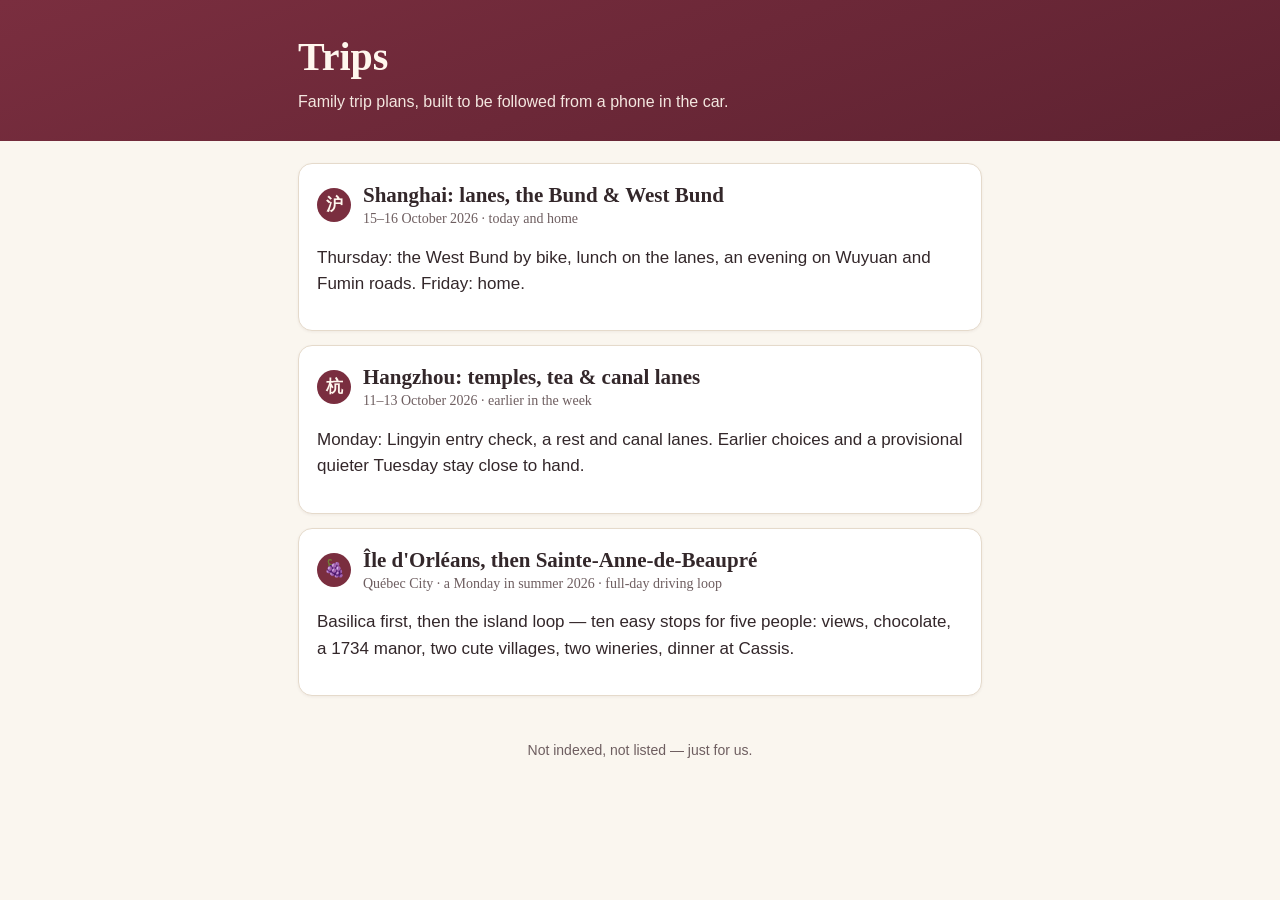
<file: index.html>
<!DOCTYPE html>
<html lang="en">
<head>
<meta charset="utf-8">
<meta name="viewport" content="width=device-width, initial-scale=1">
<meta name="robots" content="noindex, nofollow">
<meta name="theme-color" content="#7A2E3F">
<meta name="apple-mobile-web-app-title" content="Trips">
<title>Cardozo trips</title>
<link rel="stylesheet" href="./styles.css">
<link rel="manifest" href="./manifest.webmanifest">
<link rel="icon" href="./icons/icon-192.png">
<link rel="apple-touch-icon" href="./icons/apple-touch-icon.png">
</head>
<body>

<header class="hero">
  <div class="wrap">
    <h1>Trips</h1>
    <p>Family trip plans, built to be followed from a phone in the car.</p>
  </div>
</header>

<main class="wrap">
  <a class="trip-link" href="./shanghai/">
    <div class="card">
      <div class="stop-head"><span class="stop-num" aria-hidden="true">沪</span>
        <h3>Shanghai: lanes, the Bund &amp; West Bund
          <span class="stop-tag">15–16 October 2026 · today and home</span></h3>
      </div>
      <p>Thursday: the West Bund by bike, lunch on the lanes, an evening on Wuyuan and Fumin roads. Friday: home.</p>
    </div>
  </a>
  <a class="trip-link" href="./hangzhou/">
    <div class="card">
      <div class="stop-head"><span class="stop-num" aria-hidden="true">杭</span>
        <h3>Hangzhou: temples, tea &amp; canal lanes
          <span class="stop-tag">11–13 October 2026 · earlier in the week</span></h3>
      </div>
      <p>Monday: Lingyin entry check, a rest and canal lanes. Earlier choices and a provisional quieter Tuesday stay close to hand.</p>
    </div>
  </a>
  <a class="trip-link" href="./ile-dorleans/">
    <div class="card">
      <div class="stop-head"><span class="stop-num">🍇</span>
        <h3>Île d'Orléans, then Sainte-Anne-de-Beaupré
          <span class="stop-tag">Québec City · a Monday in summer 2026 · full-day driving loop</span></h3>
      </div>
      <p>Basilica first, then the island loop — ten easy stops for five people: views, chocolate, a 1734 manor, two cute villages, two wineries, dinner at Cassis.</p>
    </div>
  </a>

  <footer>
    <p>Not indexed, not listed — just for us.</p>
  </footer>
</main>

<script>
  if ('serviceWorker' in navigator) navigator.serviceWorker.register('./sw.js');
</script>
</body>
</html>
</file>
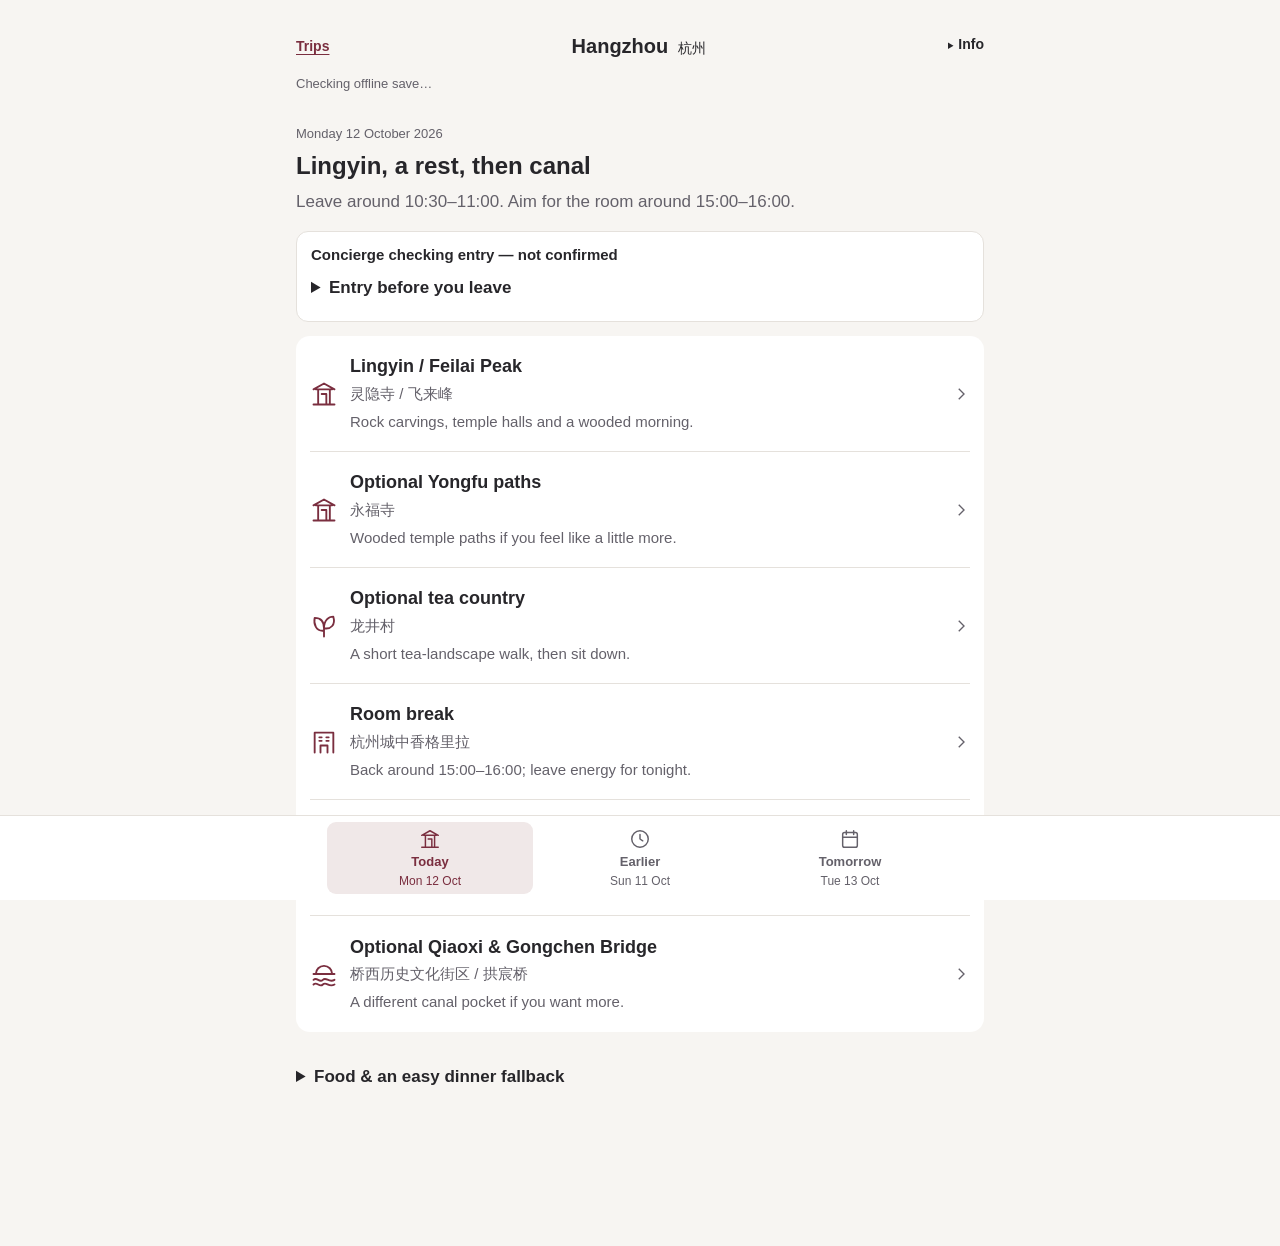
<file: hangzhou/index.html>
<!DOCTYPE html>
<html lang="en"><head>
<meta charset="utf-8"><meta name="viewport" content="width=device-width, initial-scale=1, viewport-fit=cover">
<meta name="robots" content="noindex, nofollow"><meta name="theme-color" content="#7A2E3F">
<meta name="apple-mobile-web-app-title" content="Trips"><title>Hangzhou · Cardozo Trips</title>
<link rel="stylesheet" href="./guide.css"><link rel="manifest" href="../manifest.webmanifest">
<link rel="icon" href="../icons/icon-192.png"><link rel="apple-touch-icon" href="../icons/apple-touch-icon.png">
<script src="./guide.js" defer></script></head><body>

<a class="skip-link" href="#main">Skip to places</a>
<header class="app-header wrap"><a class="back" href="../">Trips</a><h1>Hangzhou <span lang="zh">杭州</span></h1><details id="guide-info" class="guide-info"><summary>Info</summary><div class="info-content"><h2>Your Hangzhou guide</h2><p>For Trevor &amp; Erica. Choose what feels good; none of these stops is compulsory.</p><p id="offline-status" role="status">Checking offline availability…</p><p id="sync-status" role="status">Loading visited stops…</p><p id="visit-count">No stops marked visited</p><details class="install-help"><summary>Save this guide to your phone</summary><p>iPhone: open in Safari, tap Share, then Add to Home Screen. Android: use the browser menu’s Install app or Add to Home screen option.</p><button id="install-button" type="button" hidden>Install Trips</button><p>The guide and photos work offline only after “Available offline” appears above. Maps, reservations and updates between phones need internet. Visited stops save on this phone and retry sharing when connected.</p></details><p>Today’s ticks mean visited, never reserved. Marks saved in the earlier guide are preserved; they do not prove that every interior was visited. Shared updates can take time between phones. Simultaneous edits in different tabs or phones can arrive out of order.</p><p>Updated 12 Oct 2026. Check today’s opening hours and road signs as you go. If Amap doesn’t open, copy the Chinese name into your preferred app.</p><a href="https://developer.amap.com/api/uri-api/guide/search/search">Amap search-link documentation</a></div></details></header>
<p id="offline-indicator" class="offline-indicator wrap">Checking offline save…</p>


<main id="main" class="wrap" tabindex="-1"><noscript><p class="notice">All dates and place details are shown below. Copy names manually. Visited marks and offline saving need JavaScript.</p></noscript>
<section id="today" class="chapter" aria-labelledby="today-title"><p class="date-label">Monday 12 October 2026</p><h2 id="today-title" tabindex="-1">Lingyin, a rest, then canal</h2><p class="chapter-intro">Leave around 10:30–11:00. Aim for the room around 15:00–16:00.</p>
<aside class="notice reservation"><strong>Concierge checking entry — not confirmed</strong><details><summary>Entry before you leave</summary><p>Ask the concierge to check today’s Lingyin / Feilai Peak entry before taking Didi. Same-day online reservations are unavailable. On-site registration is possible only if the current slot has capacity; the quota and queue have not been checked.</p><p>Bring original passports. Yongfu is within the same admission area, so it is not a separate fallback if entry is unavailable.</p><a href="https://en.lingyinsi.org/detail_15105.html" target="_blank" rel="noopener">Official entry policy</a><p>If today’s entry is doubtful, choose tea country and check an advance reservation for Tuesday 13 October instead.</p></details></aside>
<div class="place-group">
<a class="place-row" href="#place-2026-10-12-lingyin"><svg class="row-icon" viewBox="0 0 24 24" fill="none" stroke="currentColor" stroke-width="1.6" stroke-linecap="round" stroke-linejoin="round" aria-hidden="true"><path d="m3 8 9-5 9 5M5 8h14M7 8v12m10-12v12M3 21h18M10 12h4v8"/></svg><span class="row-text"><span class="row-title">Lingyin / Feilai Peak<span class="chinese copy-text" lang="zh">灵隐寺 / 飞来峰</span></span><span class="row-why">Rock carvings, temple halls and a wooded morning.</span></span><svg class="chevron" viewBox="0 0 24 24" fill="none" stroke="currentColor" stroke-width="1.8" aria-hidden="true"><path d="m9 5 7 7-7 7"/></svg></a>
<a class="place-row" href="#place-2026-10-12-yongfu"><svg class="row-icon" viewBox="0 0 24 24" fill="none" stroke="currentColor" stroke-width="1.6" stroke-linecap="round" stroke-linejoin="round" aria-hidden="true"><path d="m3 8 9-5 9 5M5 8h14M7 8v12m10-12v12M3 21h18M10 12h4v8"/></svg><span class="row-text"><span class="row-title">Optional Yongfu paths<span class="chinese copy-text" lang="zh">永福寺</span></span><span class="row-why">Wooded temple paths if you feel like a little more.</span></span><svg class="chevron" viewBox="0 0 24 24" fill="none" stroke="currentColor" stroke-width="1.8" aria-hidden="true"><path d="m9 5 7 7-7 7"/></svg></a>
<a class="place-row" href="#place-2026-10-12-longjing"><svg class="row-icon" viewBox="0 0 24 24" fill="none" stroke="currentColor" stroke-width="1.6" stroke-linecap="round" stroke-linejoin="round" aria-hidden="true"><path d="M12 21v-7m0 2C5 17 3 10 4 5c6 0 8 4 8 9m0 0c0-7 4-10 8-10 2 7-2 11-8 10"/></svg><span class="row-text"><span class="row-title">Optional tea country<span class="chinese copy-text" lang="zh">龙井村</span></span><span class="row-why">A short tea-landscape walk, then sit down.</span></span><svg class="chevron" viewBox="0 0 24 24" fill="none" stroke="currentColor" stroke-width="1.8" aria-hidden="true"><path d="m9 5 7 7-7 7"/></svg></a>
<a class="place-row" href="#place-2026-10-12-room"><svg class="row-icon" viewBox="0 0 24 24" fill="none" stroke="currentColor" stroke-width="1.6" stroke-linecap="round" stroke-linejoin="round" aria-hidden="true"><path d="M4 21V4h16v17M9 21v-6h6v6M8 8h2m4 0h2M8 11h2m4 0h2"/></svg><span class="row-text"><span class="row-title">Room break<span class="chinese copy-text" lang="zh">杭州城中香格里拉</span></span><span class="row-why">Back around 15:00–16:00; leave energy for tonight.</span></span><svg class="chevron" viewBox="0 0 24 24" fill="none" stroke="currentColor" stroke-width="1.8" aria-hidden="true"><path d="m9 5 7 7-7 7"/></svg></a>
<a class="place-row" href="#place-2026-10-12-xiaohe"><svg class="row-icon" viewBox="0 0 24 24" fill="none" stroke="currentColor" stroke-width="1.6" stroke-linecap="round" stroke-linejoin="round" aria-hidden="true"><path d="M3 17c3-3 5 3 8 0s5 3 10 0M3 21c3-3 5 3 8 0s5 3 10 0M3 12h18M5 12a7 7 0 0 1 14 0"/></svg><span class="row-text"><span class="row-title">Xiaohe canal lanes<span class="chinese copy-text" lang="zh">小河直街</span></span><span class="row-why">Tonight’s main pocket: canal-side lanes and atmosphere.</span></span><svg class="chevron" viewBox="0 0 24 24" fill="none" stroke="currentColor" stroke-width="1.8" aria-hidden="true"><path d="m9 5 7 7-7 7"/></svg></a>
<a class="place-row" href="#place-2026-10-12-qiaoxi"><svg class="row-icon" viewBox="0 0 24 24" fill="none" stroke="currentColor" stroke-width="1.6" stroke-linecap="round" stroke-linejoin="round" aria-hidden="true"><path d="M3 17c3-3 5 3 8 0s5 3 10 0M3 21c3-3 5 3 8 0s5 3 10 0M3 12h18M5 12a7 7 0 0 1 14 0"/></svg><span class="row-text"><span class="row-title">Optional Qiaoxi &amp; Gongchen Bridge<span class="chinese copy-text" lang="zh">桥西历史文化街区 / 拱宸桥</span></span><span class="row-why">A different canal pocket if you want more.</span></span><svg class="chevron" viewBox="0 0 24 24" fill="none" stroke="currentColor" stroke-width="1.8" aria-hidden="true"><path d="m9 5 7 7-7 7"/></svg></a>
</div><details class="food-helper"><summary>Food &amp; an easy dinner fallback</summary><p>Near the tea area, Ye Long Jing at 98 Longjing Road is a research candidate for a Jiangzhe lunch. Check lunch service, current hours and availability before heading there.</p><a href="https://guide.michelin.com/en/zhe-jiang/hangzhou_1027184/restaurant/ye-long-jing" target="_blank" rel="noopener">Ye Long Jing listing</a><p>Midtown Brewery is the easy hotel-area fallback for grilled meats and small plates. Its official Monday opening is 17:00; check today’s service before relying on it.</p><a href="https://www.shangri-la.com/restaurants-bars/hangzhou/midtownshangrila/midtown-brewery/" target="_blank" rel="noopener">Midtown Brewery official information</a><p class="copy-text" lang="zh">不要内脏，也不要鸡爪。</p><p>No offal or chicken feet.</p><button type="button" data-copy="不要内脏，也不要鸡爪。">Copy food phrase</button></details></section>
<section id="earlier" class="chapter" aria-labelledby="earlier-title"><p class="date-label">Sunday 11 October 2026</p><h2 id="earlier-title" tabindex="-1">Earlier in the week</h2><p class="chapter-intro">The earlier guide and its saved marks. A mark does not prove that every interior was visited.</p>
<div class="earlier-group" id="lake"><h3>Lake & coffee</h3>
<aside class="notice bike-note"><details><summary>Bikes: separate lanes only</summary><p>No verified traffic-free lake loop. If a lane joins cars, park or return bikes and walk.</p><p>Ask the concierge and check current signs for suitable stretches. Park or return bikes legally. Keep bikes off the Bai and Su pedestrian causeways; 白堤 / 孤山 is a walking alternative.</p></details></aside>
<div class="place-group">
<a class="place-row" href="#place-luckin"><svg class="row-icon" viewBox="0 0 24 24" fill="none" stroke="currentColor" stroke-width="1.6" stroke-linecap="round" stroke-linejoin="round" aria-hidden="true"><path d="M4 8h12v6a5 5 0 0 1-5 5H9a5 5 0 0 1-5-5Z"/><path d="M16 9h2a3 3 0 1 1 0 6h-2M7 3v2m4-2v2"/></svg><span class="row-text"><span class="row-title">Luckin + a light bite<span class="chinese copy-text" lang="zh">瑞幸咖啡</span></span><span class="row-why">Coffee and a light bite nearby.</span></span><svg class="chevron" viewBox="0 0 24 24" fill="none" stroke="currentColor" stroke-width="1.8" aria-hidden="true"><path d="m9 5 7 7-7 7"/></svg></a>
<a class="place-row" href="#place-beishan"><svg class="row-icon" viewBox="0 0 24 24" fill="none" stroke="currentColor" stroke-width="1.6" stroke-linecap="round" stroke-linejoin="round" aria-hidden="true"><path d="M3 15c3-3 5 3 8 0s5 3 10 0M3 20c3-3 5 3 8 0s5 3 10 0M5 10l4-6 4 6m0 0 4-4 4 4"/></svg><span class="row-text"><span class="row-title">North-bank views &amp; villas<span class="chinese copy-text" lang="zh">北山街</span></span><span class="row-why">Lake views and old villas on the north bank.</span></span><svg class="chevron" viewBox="0 0 24 24" fill="none" stroke="currentColor" stroke-width="1.8" aria-hidden="true"><path d="m9 5 7 7-7 7"/></svg></a>
<a class="place-row" href="#place-yanggong"><svg class="row-icon" viewBox="0 0 24 24" fill="none" stroke="currentColor" stroke-width="1.6" stroke-linecap="round" stroke-linejoin="round" aria-hidden="true"><path d="M3 15c3-3 5 3 8 0s5 3 10 0M3 20c3-3 5 3 8 0s5 3 10 0M5 10l4-6 4 6m0 0 4-4 4 4"/></svg><span class="row-text"><span class="row-title">West-side lake outing<span class="chinese copy-text" lang="zh">杨公堤</span></span><span class="row-why">Leafy west-side scenery and bridge views.</span></span><svg class="chevron" viewBox="0 0 24 24" fill="none" stroke="currentColor" stroke-width="1.8" aria-hidden="true"><path d="m9 5 7 7-7 7"/></svg></a>
<a class="place-row" href="#place-guozhuang"><svg class="row-icon" viewBox="0 0 24 24" fill="none" stroke="currentColor" stroke-width="1.6" stroke-linecap="round" stroke-linejoin="round" aria-hidden="true"><path d="M12 21v-7m0 2C5 17 3 10 4 5c6 0 8 4 8 9m0 0c0-7 4-10 8-10 2 7-2 11-8 10"/></svg><span class="row-text"><span class="row-title">Optional garden pause<span class="chinese copy-text" lang="zh">郭庄</span></span><span class="row-why">A quiet lakeside garden, if you feel like it.</span></span><svg class="chevron" viewBox="0 0 24 24" fill="none" stroke="currentColor" stroke-width="1.8" aria-hidden="true"><path d="m9 5 7 7-7 7"/></svg></a>
</div>
<details class="photo-background"><summary>Photo &amp; background</summary><figure class="reference-photo "><img src="./images/west-lake.jpg" width="960" height="566" alt="West Lake panorama" loading="lazy"><figcaption>West Lake · 2 Nov 2019. Reference photo, not a current view; shown in full.<br>Photo: <a href="https://commons.wikimedia.org/wiki/File:West_Lake_63109-Hangzhou_(49152109183).jpg">Xiquinho Silva / source</a> · <a href="https://creativecommons.org/licenses/by/2.0/">CC BY 2.0</a></figcaption></figure></details>
</div>
<div class="earlier-group" id="neighbourhood"><h3>Neighbourhood lanes</h3>
<div class="place-group">
<a class="place-row" href="#place-haier"><svg class="row-icon" viewBox="0 0 24 24" fill="none" stroke="currentColor" stroke-width="1.6" stroke-linecap="round" stroke-linejoin="round" aria-hidden="true"><path d="M4 21V8l8-4 8 4v13M8 21v-6h8v6M8 9v2m8-2v2M3 21h18"/></svg><span class="row-text"><span class="row-title">Coffee lanes &amp; browsing<span class="chinese copy-text" lang="zh">孩儿巷 → 中山北路</span></span><span class="row-why">Cafés, bakeries and small-shop browsing.</span></span><svg class="chevron" viewBox="0 0 24 24" fill="none" stroke="currentColor" stroke-width="1.8" aria-hidden="true"><path d="m9 5 7 7-7 7"/></svg></a>
<a class="place-row" href="#place-room"><svg class="row-icon" viewBox="0 0 24 24" fill="none" stroke="currentColor" stroke-width="1.6" stroke-linecap="round" stroke-linejoin="round" aria-hidden="true"><path d="M4 21V4h16v17M9 21v-6h6v6M8 8h2m4 0h2M8 11h2m4 0h2"/></svg><span class="row-text"><span class="row-title">Room break<span class="chinese copy-text" lang="zh">杭州城中香格里拉</span></span><span class="row-why">Shower, rest and save energy for the evening.</span></span><svg class="chevron" viewBox="0 0 24 24" fill="none" stroke="currentColor" stroke-width="1.8" aria-hidden="true"><path d="m9 5 7 7-7 7"/></svg></a>
</div>
</div>
<div class="earlier-group" id="hefang"><h3>Hefang evening</h3>
<div class="place-group">
<a class="place-row" href="#place-hefang-street"><svg class="row-icon" viewBox="0 0 24 24" fill="none" stroke="currentColor" stroke-width="1.6" stroke-linecap="round" stroke-linejoin="round" aria-hidden="true"><path d="M4 21V8l8-4 8 4v13M8 21v-6h8v6M8 9v2m8-2v2M3 21h18"/></svg><span class="row-text"><span class="row-title">Hefang browsing &amp; snacks<span class="chinese copy-text" lang="zh">河坊街</span></span><span class="row-why">Old storefronts, atmosphere and snacks.</span></span><svg class="chevron" viewBox="0 0 24 24" fill="none" stroke="currentColor" stroke-width="1.8" aria-hidden="true"><path d="m9 5 7 7-7 7"/></svg></a>
<a class="place-row" href="#place-imperial"><svg class="row-icon" viewBox="0 0 24 24" fill="none" stroke="currentColor" stroke-width="1.6" stroke-linecap="round" stroke-linejoin="round" aria-hidden="true"><path d="M4 21V8l8-4 8 4v13M8 21v-6h8v6M8 9v2m8-2v2M3 21h18"/></svg><span class="row-text"><span class="row-title">Keep wandering<span class="chinese copy-text" lang="zh">南宋御街</span></span><span class="row-why">A connected architecture-and-shop wander.</span></span><svg class="chevron" viewBox="0 0 24 24" fill="none" stroke="currentColor" stroke-width="1.8" aria-hidden="true"><path d="m9 5 7 7-7 7"/></svg></a>
</div>
<aside class="food-helper"><h3>A useful food phrase</h3><p class="copy-text" lang="zh">不要内脏，也不要鸡爪。</p><p>No offal or chicken feet.</p><button type="button" data-copy="不要内脏，也不要鸡爪。">Copy food phrase</button></aside>
<details class="photo-background"><summary>Photo &amp; background</summary><figure class="reference-photo "><img src="./images/hefang.jpg" width="960" height="720" alt="Shopfronts and people on Hefang Street in daylight" loading="lazy"><figcaption>Hefang Street · daytime reference, 8 Nov 2019. Reference photo, not a current view; shown in full.<br>Photo: <a href="https://commons.wikimedia.org/wiki/File:Hefang_Street.jpg">钉钉 / source</a> · <a href="https://creativecommons.org/licenses/by-sa/4.0/">CC BY-SA 4.0</a></figcaption></figure></details>
</div>
<div class="earlier-group" id="temple"><h3>Ideas saved on 11 Oct for 12 Oct</h3>
<div class="place-group">
<a class="place-row" href="#place-lingyin"><svg class="row-icon" viewBox="0 0 24 24" fill="none" stroke="currentColor" stroke-width="1.6" stroke-linecap="round" stroke-linejoin="round" aria-hidden="true"><path d="m3 8 9-5 9 5M5 8h14M7 8v12m10-12v12M3 21h18M10 12h4v8"/></svg><span class="row-text"><span class="row-title">Lingyin / Feilai Peak<span class="chinese copy-text" lang="zh">灵隐寺 / 飞来峰</span></span><span class="row-why">Temple halls, rock carvings and woods.</span></span><svg class="chevron" viewBox="0 0 24 24" fill="none" stroke="currentColor" stroke-width="1.8" aria-hidden="true"><path d="m9 5 7 7-7 7"/></svg></a>
<a class="place-row" href="#place-yongfu"><svg class="row-icon" viewBox="0 0 24 24" fill="none" stroke="currentColor" stroke-width="1.6" stroke-linecap="round" stroke-linejoin="round" aria-hidden="true"><path d="m3 8 9-5 9 5M5 8h14M7 8v12m10-12v12M3 21h18M10 12h4v8"/></svg><span class="row-text"><span class="row-title">Optional wooded extension<span class="chinese copy-text" lang="zh">永福寺</span></span><span class="row-why">An optional wooded temple-path extension.</span></span><svg class="chevron" viewBox="0 0 24 24" fill="none" stroke="currentColor" stroke-width="1.8" aria-hidden="true"><path d="m9 5 7 7-7 7"/></svg></a>
<a class="place-row" href="#place-longjing"><svg class="row-icon" viewBox="0 0 24 24" fill="none" stroke="currentColor" stroke-width="1.6" stroke-linecap="round" stroke-linejoin="round" aria-hidden="true"><path d="M12 21v-7m0 2C5 17 3 10 4 5c6 0 8 4 8 9m0 0c0-7 4-10 8-10 2 7-2 11-8 10"/></svg><span class="row-text"><span class="row-title">Optional tea country<span class="chinese copy-text" lang="zh">龙井村</span></span><span class="row-why">Tea terraces, village lanes and lunch.</span></span><svg class="chevron" viewBox="0 0 24 24" fill="none" stroke="currentColor" stroke-width="1.8" aria-hidden="true"><path d="m9 5 7 7-7 7"/></svg></a>
</div>
<details class="photo-background"><summary>Photo &amp; background</summary><figure class="reference-photo portrait"><img src="./images/lingyin.jpg" width="960" height="1440" alt="Shakyamuni Buddha in Lingyin’s Grand Hall" loading="lazy"><figcaption>Lingyin Grand Hall · 3 Nov 2007. Reference photo, not a current view; shown in full.<br>Photo: <a href="https://commons.wikimedia.org/wiki/File:Lingyin_temple_12.jpg">Armin Kübelbeck (Kuebi) / source</a> · <a href="https://creativecommons.org/licenses/by-sa/3.0/">CC BY-SA 3.0</a></figcaption></figure></details>
<p>These were options prepared yesterday. For today’s admission status, use <a href="#today">Today’s concierge check</a>.</p>
</div>
<details class="return-options"><summary>Worth a return, if it appeals</summary><p>The lake circuit covered the landscape; these are different experiences, not obligations to backtrack.</p><p>Three Pools Mirroring the Moon: an island boat outing distinct from the shoreline walk. <a href="https://www.ehangzhou.gov.cn/2018-06/14/c_271616.htm" target="_blank" rel="noopener">Three Pools island</a></p><p>Leifeng Pagoda: a viewpoint; the present structure was rebuilt in 2002. <a href="https://www.ehangzhou.gov.cn/2026-09/28/c_299204.htm" target="_blank" rel="noopener">Leifeng Pagoda</a></p><p>Hu Xueyan’s residence: merchant courtyards and garden architecture near Hefang, dating to 1872. <a href="https://www.ehangzhou.gov.cn/2018-07/12/c_254924.htm" target="_blank" rel="noopener">Hu Xueyan residence</a></p></details></section>
<section id="tomorrow" class="chapter" aria-labelledby="tomorrow-title"><p class="date-label">Tuesday 13 October 2026</p><h2 id="tomorrow-title" tabindex="-1">A hotel move &amp; a quieter afternoon</h2><p class="chapter-intro">Provisional: Banyan Tree, a boat or tea, and resort time.</p><div class="detail-body utility"><h3>Banyan Tree &amp; Xixi</h3><p>Transfer and leave the luggage with the hotel. Official check-in is 15:00; confirm luggage arrangements and departure details with the hotels.</p><p>Keep the afternoon light: an Xixi sculling boat, a hotel-arranged boat or afternoon tea, then resort time and dinner. Ask the concierge about routes, costs and availability. No boat or dining experience is booked here.</p><a href="https://www.banyantree.com/china/hangzhou" target="_blank" rel="noopener">Banyan Tree Hangzhou</a><a href="https://www.banyantree.com/china/hangzhou/dining/destination-dining" target="_blank" rel="noopener">Hotel boat dining options</a><p class="copy-text" lang="zh">杭州西溪悦榕庄</p><div class="actions"><a class="button primary" href="https://uri.amap.com/search?keyword=%E6%9D%AD%E5%B7%9E%E8%A5%BF%E6%BA%AA%E6%82%A6%E6%A6%95%E5%BA%84&amp;city=%E6%9D%AD%E5%B7%9E&amp;view=map&amp;src=cardozo-trips&amp;callnative=1" target="_blank" rel="noopener">Search hotel in Amap</a><button type="button" data-copy="杭州西溪悦榕庄">Copy hotel name</button></div></div><aside class="notice reservation"><details><summary>If Lingyin is still needed</summary><p>If temple entry was unavailable on Monday, check and reserve Tuesday 13 October in advance through the Alipay or WeChat mini-program below. Availability is not confirmed. Visit before the hotel move and simplify Xixi to a short resort outing.</p><p class="copy-text" lang="zh">杭州灵隐飞来峰</p><button type="button" data-copy="杭州灵隐飞来峰">Copy mini-program name</button><a href="https://en.lingyinsi.org/detail_15105.html" target="_blank" rel="noopener">Official entry policy</a></details></aside></section>
<article id="place-luckin" class="place-card place-view" data-stop="luckin" data-area="earlier" aria-labelledby="place-luckin-title"><a class="detail-back" href="#earlier"><svg class="back-icon" viewBox="0 0 24 24" fill="none" stroke="currentColor" stroke-width="1.8" aria-hidden="true"><path d="m15 5-7 7 7 7"/></svg>Back to Sunday 11 October</a><h2 id="place-luckin-title" tabindex="-1">Luckin + a light bite<span class="chinese copy-text" lang="zh">瑞幸咖啡</span></h2><p class="why">Start small, with coffee and something light.</p><div class="detail-body"><p><strong>Do</strong> · Pick a nearby branch marked open in Amap or Alipay. A bakery snack, egg pancake or filled bun keeps breakfast simple.</p><p class="cue">Choose a nearby open branch; don’t make coffee a cross-city mission.</p><label class="visit"><input type="checkbox" data-id="luckin" disabled><span>Saved mark from earlier guide<span class="sr-only">: Luckin + a light bite</span></span></label><div class="copy-fallback-slot"></div></div><div class="actions"><a class="button primary" href="https://uri.amap.com/search?keyword=%E6%9D%AD%E5%B7%9E+%E5%98%89%E9%87%8C%E4%B8%AD%E5%BF%83+%E7%91%9E%E5%B9%B8%E5%92%96%E5%95%A1&amp;city=%E6%9D%AD%E5%B7%9E&amp;view=map&amp;src=cardozo-trips&amp;callnative=1" target="_blank" rel="noopener">Search in Amap<span class="sr-only">: Luckin + a light bite</span></a><button type="button" data-copy="瑞幸咖啡">Copy name<span class="sr-only">: Luckin + a light bite</span></button></div></article>
<article id="place-beishan" class="place-card place-view" data-stop="beishan" data-area="earlier" aria-labelledby="place-beishan-title"><a class="detail-back" href="#earlier"><svg class="back-icon" viewBox="0 0 24 24" fill="none" stroke="currentColor" stroke-width="1.8" aria-hidden="true"><path d="m15 5-7 7 7 7"/></svg>Back to Sunday 11 October</a><h2 id="place-beishan-title" tabindex="-1">North-bank views &amp; villas<span class="chinese copy-text" lang="zh">北山街</span></h2><p class="why">Lake views in one direction; old villas and different architectural styles in the other.</p><div class="detail-body"><p><strong>Do</strong> · Pause by the water, then look back toward the buildings. A taxi to a locally checked starting point is easier than riding through city traffic.</p><p class="cue">Ride only in a separate bicycle lane where present. If it merges with cars, park or return bikes legally and walk.</p><label class="visit"><input type="checkbox" data-id="beishan" disabled><span>Saved mark from earlier guide<span class="sr-only">: North-bank views &amp; villas</span></span></label><details class="place-sources"><summary>Story &amp; source</summary><p>The north shore rewards pauses more than distance. The historic buildings are part of the experience, alongside the lake.</p><a href="https://www.ehangzhou.gov.cn/2018-08/15/c_271645.htm" target="_blank" rel="noopener">Read the source<span class="sr-only"> for North-bank views &amp; villas</span></a></details><div class="copy-fallback-slot"></div></div><div class="actions"><a class="button primary" href="https://uri.amap.com/search?keyword=%E5%8C%97%E5%B1%B1%E8%A1%97&amp;city=%E6%9D%AD%E5%B7%9E&amp;view=map&amp;src=cardozo-trips&amp;callnative=1" target="_blank" rel="noopener">Search in Amap<span class="sr-only">: North-bank views &amp; villas</span></a><button type="button" data-copy="北山街">Copy name<span class="sr-only">: North-bank views &amp; villas</span></button></div></article>
<article id="place-yanggong" class="place-card place-view" data-stop="yanggong" data-area="earlier" aria-labelledby="place-yanggong-title"><a class="detail-back" href="#earlier"><svg class="back-icon" viewBox="0 0 24 24" fill="none" stroke="currentColor" stroke-width="1.8" aria-hidden="true"><path d="m15 5-7 7 7 7"/></svg>Back to Sunday 11 October</a><h2 id="place-yanggong-title" tabindex="-1">West-side lake outing<span class="chinese copy-text" lang="zh">杨公堤</span></h2><p class="why">A leafy western-side outing, with scenery between gently undulating bridges.</p><div class="detail-body"><p><strong>Do</strong> · Ask the concierge and check current signs for stretches with a separate bicycle lane. Two to three hours can include riding, breaks and views.</p><p class="cue">This road has traffic. Choose short stretches and stop when it stops being pleasant. Walking alternative: 白堤 / 孤山.</p><label class="visit"><input type="checkbox" data-id="yanggong" disabled><span>Saved mark from earlier guide<span class="sr-only">: West-side lake outing</span></span></label><details class="place-sources"><summary>Story &amp; source</summary><p>A scenic cycling candidate, not a verified car-free loop. Keep bikes off the Bai and Su pedestrian causeways. No continuous separated route is promised.</p><a href="https://www.hangzhou2022.cn/shipin/202310/P020231027381012224196.pdf" target="_blank" rel="noopener">Read the source<span class="sr-only"> for West-side lake outing</span></a></details><div class="copy-fallback-slot"></div></div><div class="actions"><a class="button primary" href="https://uri.amap.com/search?keyword=%E6%9D%A8%E5%85%AC%E5%A0%A4&amp;city=%E6%9D%AD%E5%B7%9E&amp;view=map&amp;src=cardozo-trips&amp;callnative=1" target="_blank" rel="noopener">Search in Amap<span class="sr-only">: West-side lake outing</span></a><button type="button" data-copy="杨公堤">Copy name<span class="sr-only">: West-side lake outing</span></button></div></article>
<article id="place-guozhuang" class="place-card place-view" data-stop="guozhuang" data-area="earlier" aria-labelledby="place-guozhuang-title"><a class="detail-back" href="#earlier"><svg class="back-icon" viewBox="0 0 24 24" fill="none" stroke="currentColor" stroke-width="1.8" aria-hidden="true"><path d="m15 5-7 7 7 7"/></svg>Back to Sunday 11 October</a><h2 id="place-guozhuang-title" tabindex="-1">Optional garden pause<span class="chinese copy-text" lang="zh">郭庄</span></h2><p class="why">A smaller landscape: pond, pavilion, rockwork and views framed by architecture.</p><div class="detail-body"><p><strong>Do</strong> · Park bikes outside and step in if an intimate lakeside garden appeals. Check today’s hours and admission in Amap or at the entrance.</p><p class="cue">Skip if you’d rather stay outside and keep moving. Check hours and admission before heading in.</p><label class="visit"><input type="checkbox" data-id="guozhuang" disabled><span>Saved mark from earlier guide<span class="sr-only">: Optional garden pause</span></span></label><details class="place-sources"><summary>Story &amp; source</summary><p>Built in 1907 for silk merchant Song Duanfu, the residence and garden were conceived as complementary spaces.</p><a href="https://www.ehangzhou.gov.cn/2018-08/15/c_271651.htm" target="_blank" rel="noopener">Read the source<span class="sr-only"> for Optional garden pause</span></a></details><div class="copy-fallback-slot"></div></div><div class="actions"><a class="button primary" href="https://uri.amap.com/search?keyword=%E9%83%AD%E5%BA%84&amp;city=%E6%9D%AD%E5%B7%9E&amp;view=map&amp;src=cardozo-trips&amp;callnative=1" target="_blank" rel="noopener">Search in Amap<span class="sr-only">: Optional garden pause</span></a><button type="button" data-copy="郭庄">Copy name<span class="sr-only">: Optional garden pause</span></button></div></article>
<article id="place-haier" class="place-card place-view" data-stop="haier" data-area="earlier" aria-labelledby="place-haier-title"><a class="detail-back" href="#earlier"><svg class="back-icon" viewBox="0 0 24 24" fill="none" stroke="currentColor" stroke-width="1.8" aria-hidden="true"><path d="m15 5-7 7 7 7"/></svg>Back to Sunday 11 October</a><h2 id="place-haier-title" tabindex="-1">Coffee lanes &amp; browsing<span class="chinese copy-text" lang="zh">孩儿巷 → 中山北路</span></h2><p class="why">An easy city wander through cafés, bakeries and small shops.</p><div class="detail-body"><p><strong>Do</strong> · Start on Haier Lane toward Zhongshan North Road. Sit for lunch when hungry; favour a clear menu and no queue.</p><p class="cue">Follow the shops that catch your eye. Browsing is the point.</p><label class="visit"><input type="checkbox" data-id="haier" disabled><span>Saved mark from earlier guide<span class="sr-only">: Coffee lanes &amp; browsing</span></span></label><details class="place-sources"><summary>Story &amp; source</summary><p>These streets make a neighbourhood wander rather than a hunt for one internet-famous shop.</p><a href="https://jrsh.hangzhou.com.cn/city/content/2023-12/03/content_8653540.htm" target="_blank" rel="noopener">Read the source<span class="sr-only"> for Coffee lanes &amp; browsing</span></a><p>Additional street context: <a href="https://z.hangzhou.com.cn/2020/202009zqgq/content/content_7814474_0.htm">Hangzhou local coverage</a>.</p></details><div class="copy-fallback-slot"></div></div><div class="actions"><a class="button primary" href="https://uri.amap.com/search?keyword=%E6%9D%AD%E5%B7%9E+%E5%AD%A9%E5%84%BF%E5%B7%B7&amp;city=%E6%9D%AD%E5%B7%9E&amp;view=map&amp;src=cardozo-trips&amp;callnative=1" target="_blank" rel="noopener">Search in Amap<span class="sr-only">: Coffee lanes &amp; browsing</span></a><button type="button" data-copy="孩儿巷 → 中山北路">Copy name<span class="sr-only">: Coffee lanes &amp; browsing</span></button></div></article>
<article id="place-room" class="place-card place-view" data-stop="room" data-area="earlier" aria-labelledby="place-room-title"><a class="detail-back" href="#earlier"><svg class="back-icon" viewBox="0 0 24 24" fill="none" stroke="currentColor" stroke-width="1.8" aria-hidden="true"><path d="m15 5-7 7 7 7"/></svg>Back to Sunday 11 October</a><h2 id="place-room-title" tabindex="-1">Room break<span class="chinese copy-text" lang="zh">杭州城中香格里拉</span></h2><p class="why">Leave enough energy to enjoy the evening.</p><div class="detail-body"><p><strong>Do</strong> · Return when you’ve had enough. Shower, rest, then choose the evening when you feel like going out.</p><p class="cue">A pause is part of the day, not a missed stop.</p><label class="visit"><input type="checkbox" data-id="room" disabled><span>Saved mark from earlier guide<span class="sr-only">: Room break</span></span></label><details class="place-sources"><summary>Story &amp; source</summary><p>Midtown Shangri-La sits beside Kerry Centre, a handy base for the city streets.</p><a href="https://www.shangri-la.com/hangzhou/midtownshangrila/about/" target="_blank" rel="noopener">Read the source<span class="sr-only"> for Room break</span></a></details><div class="copy-fallback-slot"></div></div><div class="actions"><a class="button primary" href="https://uri.amap.com/search?keyword=%E6%9D%AD%E5%B7%9E%E5%9F%8E%E4%B8%AD%E9%A6%99%E6%A0%BC%E9%87%8C%E6%8B%89&amp;city=%E6%9D%AD%E5%B7%9E&amp;view=map&amp;src=cardozo-trips&amp;callnative=1" target="_blank" rel="noopener">Search in Amap<span class="sr-only">: Room break</span></a><button type="button" data-copy="杭州城中香格里拉">Copy name<span class="sr-only">: Room break</span></button></div></article>
<article id="place-hefang-street" class="place-card place-view" data-stop="hefang-street" data-area="earlier" aria-labelledby="place-hefang-street-title"><a class="detail-back" href="#earlier"><svg class="back-icon" viewBox="0 0 24 24" fill="none" stroke="currentColor" stroke-width="1.8" aria-hidden="true"><path d="m15 5-7 7 7 7"/></svg>Back to Sunday 11 October</a><h2 id="place-hefang-street-title" tabindex="-1">Hefang browsing &amp; snacks<span class="chinese copy-text" lang="zh">河坊街</span></h2><p class="why">Restored historic storefronts and snack browsing near Wushan.</p><div class="detail-body"><p><strong>Do</strong> · Look around first. Dumplings, noodles, chicken, fried potatoes and desserts are suggestions to look for, not promises of particular vendors or ingredients.</p><p class="cue">Touristy and sometimes busy. Don’t queue just because everyone else is.</p><label class="visit"><input type="checkbox" data-id="hefang-street" disabled><span>Saved mark from earlier guide<span class="sr-only">: Hefang browsing &amp; snacks</span></span></label><details class="place-sources"><summary>Story &amp; source</summary><p>The area earns its place for atmosphere. Its present-day streetscape mixes heritage, restoration and shopping.</p><a href="https://www.ehangzhou.gov.cn/2018-06/14/c_242802.htm" target="_blank" rel="noopener">Read the source<span class="sr-only"> for Hefang browsing &amp; snacks</span></a></details><div class="copy-fallback-slot"></div></div><div class="actions"><a class="button primary" href="https://uri.amap.com/search?keyword=%E6%B2%B3%E5%9D%8A%E8%A1%97&amp;city=%E6%9D%AD%E5%B7%9E&amp;view=map&amp;src=cardozo-trips&amp;callnative=1" target="_blank" rel="noopener">Search in Amap<span class="sr-only">: Hefang browsing &amp; snacks</span></a><button type="button" data-copy="河坊街">Copy name<span class="sr-only">: Hefang browsing &amp; snacks</span></button></div></article>
<article id="place-imperial" class="place-card place-view" data-stop="imperial" data-area="earlier" aria-labelledby="place-imperial-title"><a class="detail-back" href="#earlier"><svg class="back-icon" viewBox="0 0 24 24" fill="none" stroke="currentColor" stroke-width="1.8" aria-hidden="true"><path d="m15 5-7 7 7 7"/></svg>Back to Sunday 11 October</a><h2 id="place-imperial-title" tabindex="-1">Keep wandering<span class="chinese copy-text" lang="zh">南宋御街</span></h2><p class="why">A connected architecture-and-shop walk on Southern Song Imperial Street.</p><div class="detail-body"><p><strong>Do</strong> · Pick a direction, wander, and turn back whenever. Metro candidate: 凤起路 → 定安路 on Line 1, then walk; confirm the live route in Amap.</p><p class="cue">Didi home is an option. Older and recreated buildings sit together; not everything is original Song architecture.</p><label class="visit"><input type="checkbox" data-id="imperial" disabled><span>Saved mark from earlier guide<span class="sr-only">: Keep wandering</span></span></label><details class="place-sources"><summary>Story &amp; source</summary><p>Read the street as a restored streetscape, rather than a preserved medieval city.</p><a href="https://www.ehangzhou.gov.cn/2018-06/14/c_242802.htm" target="_blank" rel="noopener">Read the source<span class="sr-only"> for Keep wandering</span></a></details><div class="copy-fallback-slot"></div></div><div class="actions"><a class="button primary" href="https://uri.amap.com/search?keyword=%E5%8D%97%E5%AE%8B%E5%BE%A1%E8%A1%97&amp;city=%E6%9D%AD%E5%B7%9E&amp;view=map&amp;src=cardozo-trips&amp;callnative=1" target="_blank" rel="noopener">Search in Amap<span class="sr-only">: Keep wandering</span></a><button type="button" data-copy="南宋御街">Copy name<span class="sr-only">: Keep wandering</span></button></div></article>
<article id="place-lingyin" class="place-card place-view" data-stop="lingyin" data-area="earlier" aria-labelledby="place-lingyin-title"><a class="detail-back" href="#earlier"><svg class="back-icon" viewBox="0 0 24 24" fill="none" stroke="currentColor" stroke-width="1.8" aria-hidden="true"><path d="m15 5-7 7 7 7"/></svg>Back to Sunday 11 October</a><h2 id="place-lingyin-title" tabindex="-1">Lingyin / Feilai Peak<span class="chinese copy-text" lang="zh">灵隐寺 / 飞来峰</span></h2><p class="why">Temple halls, carved rock faces and wooded surroundings: enough for a full morning on their own.</p><div class="detail-body"><p><strong>Do</strong> · This option was saved on Sunday 11 October for Monday. See Today for the concierge’s pending entry check; do not rely on yesterday’s reservation preparation.</p><p class="cue">An earlier saved mark is not an admission confirmation. Use Today’s entry note before travelling.</p><label class="visit"><input type="checkbox" data-id="lingyin" disabled><span>Saved mark from earlier guide<span class="sr-only">: Lingyin / Feilai Peak</span></span></label><details class="place-sources"><summary>Story &amp; source</summary><p>Official policy rechecked 12 Oct 2026: free admission; original passports accepted. Online reservations must be made at least one day ahead; same-day registration depends on on-site capacity. See Today for the pending concierge check.</p><a href="https://en.lingyinsi.org/detail_15105.html" target="_blank" rel="noopener">Read the source<span class="sr-only"> for Lingyin / Feilai Peak</span></a></details><div class="copy-fallback-slot"></div></div><div class="actions"><a class="button primary" href="https://uri.amap.com/search?keyword=%E7%81%B5%E9%9A%90%E5%AF%BA+%E9%A3%9E%E6%9D%A5%E5%B3%B0&amp;city=%E6%9D%AD%E5%B7%9E&amp;view=map&amp;src=cardozo-trips&amp;callnative=1" target="_blank" rel="noopener">Search in Amap<span class="sr-only">: Lingyin / Feilai Peak</span></a><button type="button" data-copy="灵隐寺 / 飞来峰">Copy name<span class="sr-only">: Lingyin / Feilai Peak</span></button></div></article>
<article id="place-yongfu" class="place-card place-view" data-stop="yongfu" data-area="earlier" aria-labelledby="place-yongfu-title"><a class="detail-back" href="#earlier"><svg class="back-icon" viewBox="0 0 24 24" fill="none" stroke="currentColor" stroke-width="1.8" aria-hidden="true"><path d="m15 5-7 7 7 7"/></svg>Back to Sunday 11 October</a><h2 id="place-yongfu-title" tabindex="-1">Optional wooded extension<span class="chinese copy-text" lang="zh">永福寺</span></h2><p class="why">A temple-path extension among hills and trees within the Feilai Peak scenic area.</p><div class="detail-body"><p><strong>Do</strong> · Follow signs if you feel like more walking. Expect steps and turn back when you want.</p><p class="cue">Expect steps; follow open signed paths and turn back whenever you like.</p><label class="visit"><input type="checkbox" data-id="yongfu" disabled><span>Saved mark from earlier guide<span class="sr-only">: Optional wooded extension</span></span></label><details class="place-sources"><summary>Story &amp; source</summary><p>Yongfu sits within the Feilai Peak scenic area, tucked among wooded hills.</p><a href="https://eng.hangzhou.gov.cn/art/2025/1/27/art_811217_58876474.html" target="_blank" rel="noopener">Read the source<span class="sr-only"> for Optional wooded extension</span></a></details><div class="copy-fallback-slot"></div></div><div class="actions"><a class="button primary" href="https://uri.amap.com/search?keyword=%E6%B0%B8%E7%A6%8F%E5%AF%BA&amp;city=%E6%9D%AD%E5%B7%9E&amp;view=map&amp;src=cardozo-trips&amp;callnative=1" target="_blank" rel="noopener">Search in Amap<span class="sr-only">: Optional wooded extension</span></a><button type="button" data-copy="永福寺">Copy name<span class="sr-only">: Optional wooded extension</span></button></div></article>
<article id="place-longjing" class="place-card place-view" data-stop="longjing" data-area="earlier" aria-labelledby="place-longjing-title"><a class="detail-back" href="#earlier"><svg class="back-icon" viewBox="0 0 24 24" fill="none" stroke="currentColor" stroke-width="1.8" aria-hidden="true"><path d="m15 5-7 7 7 7"/></svg>Back to Sunday 11 October</a><h2 id="place-longjing-title" tabindex="-1">Optional tea country<span class="chinese copy-text" lang="zh">龙井村</span></h2><p class="why">Tea terraces, village lanes, tea and lunch if energy allows.</p><div class="detail-body"><p><strong>Do</strong> · Take a separate taxi from Lingyin, then choose a short village or tea-field walk.</p><p class="cue">Take Didi between areas, then keep the walk short or linger over tea.</p><label class="visit"><input type="checkbox" data-id="longjing" disabled><span>Saved mark from earlier guide<span class="sr-only">: Optional tea country</span></span></label><details class="place-sources"><summary>Story &amp; source</summary><p>Longjing’s tea landscape makes a different afternoon from the temple woods. Keep it optional and use a separate transfer.</p><a href="https://www.ehangzhou.gov.cn/2018-08/15/c_262281.htm" target="_blank" rel="noopener">Read the source<span class="sr-only"> for Optional tea country</span></a></details><div class="copy-fallback-slot"></div></div><div class="actions"><a class="button primary" href="https://uri.amap.com/search?keyword=%E9%BE%99%E4%BA%95%E6%9D%91&amp;city=%E6%9D%AD%E5%B7%9E&amp;view=map&amp;src=cardozo-trips&amp;callnative=1" target="_blank" rel="noopener">Search in Amap<span class="sr-only">: Optional tea country</span></a><button type="button" data-copy="龙井村">Copy name<span class="sr-only">: Optional tea country</span></button></div></article>
<article id="place-2026-10-12-lingyin" class="place-card place-view" data-stop="2026-10-12-lingyin" data-area="today" aria-labelledby="place-2026-10-12-lingyin-title"><a class="detail-back" href="#today"><svg class="back-icon" viewBox="0 0 24 24" fill="none" stroke="currentColor" stroke-width="1.8" aria-hidden="true"><path d="m15 5-7 7 7 7"/></svg>Back to Monday 12 October</a><h2 id="place-2026-10-12-lingyin-title" tabindex="-1">Lingyin / Feilai Peak<span class="chinese copy-text" lang="zh">灵隐寺 / 飞来峰</span></h2><p class="why">Rock carvings, temple halls and a wooded morning.</p><div class="detail-body"><p><strong>Do</strong> · If the concierge confirms entry, start with Feilai Peak’s cliff carvings and the smiling Maitreya. Continue to Lingyin’s main hall and its large Buddha. Pause rather than try to cover every corner.</p><p class="cue">Entry is still pending, not booked. Bring original passports; same-day online reservations are unavailable. Only on-site capacity can make today possible.</p><label class="visit"><input type="checkbox" data-id="2026-10-12-lingyin" disabled><span>Visited today<span class="sr-only">: Lingyin / Feilai Peak</span></span></label><details class="place-sources"><summary>Story &amp; source</summary><a href="https://en.lingyinsi.org/detail_15105.html" target="_blank" rel="noopener">Official entry policy</a><a href="https://www.ehangzhou.gov.cn/2024-10/28/c_291372.htm" target="_blank" rel="noopener">Feilai Peak’s Maitreya carvings</a><a href="https://www.ehangzhou.gov.cn/2018-06/14/c_242885.htm" target="_blank" rel="noopener">Lingyin’s main hall</a></details><div class="copy-fallback-slot"></div></div><div class="actions"><a class="button primary" href="https://uri.amap.com/search?keyword=%E7%81%B5%E9%9A%90%E5%AF%BA+%E9%A3%9E%E6%9D%A5%E5%B3%B0&amp;city=%E6%9D%AD%E5%B7%9E&amp;view=map&amp;src=cardozo-trips&amp;callnative=1" target="_blank" rel="noopener">Search in Amap<span class="sr-only">: Lingyin / Feilai Peak</span></a><button type="button" data-copy="灵隐寺 / 飞来峰">Copy name<span class="sr-only">: Lingyin / Feilai Peak</span></button></div></article>
<article id="place-2026-10-12-yongfu" class="place-card place-view" data-stop="2026-10-12-yongfu" data-area="today" aria-labelledby="place-2026-10-12-yongfu-title"><a class="detail-back" href="#today"><svg class="back-icon" viewBox="0 0 24 24" fill="none" stroke="currentColor" stroke-width="1.8" aria-hidden="true"><path d="m15 5-7 7 7 7"/></svg>Back to Monday 12 October</a><h2 id="place-2026-10-12-yongfu-title" tabindex="-1">Optional Yongfu paths<span class="chinese copy-text" lang="zh">永福寺</span></h2><p class="why">Wooded temple paths if you feel like a little more.</p><div class="detail-body"><p><strong>Do</strong> · If admitted to the scenic area and you have energy, follow open signs toward Yongfu. Expect steps and turn back when you like.</p><p class="cue">Choose this OR the tea extension to protect the afternoon rest. Yongfu shares the admission area; it is not an independent walk-in fallback.</p><label class="visit"><input type="checkbox" data-id="2026-10-12-yongfu" disabled><span>Visited today<span class="sr-only">: Optional Yongfu paths</span></span></label><details class="place-sources"><summary>Story &amp; source</summary><a href="https://eng.hangzhou.gov.cn/art/2025/1/27/art_811217_58876474.html" target="_blank" rel="noopener">Yongfu’s wooded setting</a></details><div class="copy-fallback-slot"></div></div><div class="actions"><a class="button primary" href="https://uri.amap.com/search?keyword=%E6%B0%B8%E7%A6%8F%E5%AF%BA&amp;city=%E6%9D%AD%E5%B7%9E&amp;view=map&amp;src=cardozo-trips&amp;callnative=1" target="_blank" rel="noopener">Search in Amap<span class="sr-only">: Optional Yongfu paths</span></a><button type="button" data-copy="永福寺">Copy name<span class="sr-only">: Optional Yongfu paths</span></button></div></article>
<article id="place-2026-10-12-longjing" class="place-card place-view" data-stop="2026-10-12-longjing" data-area="today" aria-labelledby="place-2026-10-12-longjing-title"><a class="detail-back" href="#today"><svg class="back-icon" viewBox="0 0 24 24" fill="none" stroke="currentColor" stroke-width="1.8" aria-hidden="true"><path d="m15 5-7 7 7 7"/></svg>Back to Monday 12 October</a><h2 id="place-2026-10-12-longjing-title" tabindex="-1">Optional tea country<span class="chinese copy-text" lang="zh">龙井村</span></h2><p class="why">A short tea-landscape walk, then sit down.</p><div class="detail-body"><p><strong>Do</strong> · Take a separate Didi to Longjing village or the Imperial Tea Garden. Keep the walk short, have tea and sit. This can replace Yongfu, or be the main outing if temple entry is doubtful.</p><p class="cue">Tea terraces, not rice fields. No through-hike from Lingyin; current travel times and road restrictions need a local check.</p><label class="visit"><input type="checkbox" data-id="2026-10-12-longjing" disabled><span>Visited today<span class="sr-only">: Optional tea country</span></span></label><details class="place-sources"><summary>Story &amp; source</summary><a href="https://www.ehangzhou.gov.cn/2018-08/15/c_262281.htm" target="_blank" rel="noopener">Longjing Imperial Tea Garden</a></details><div class="copy-fallback-slot"></div></div><div class="actions"><a class="button primary" href="https://uri.amap.com/search?keyword=%E9%BE%99%E4%BA%95%E6%9D%91&amp;city=%E6%9D%AD%E5%B7%9E&amp;view=map&amp;src=cardozo-trips&amp;callnative=1" target="_blank" rel="noopener">Search in Amap<span class="sr-only">: Optional tea country</span></a><button type="button" data-copy="龙井村">Copy name<span class="sr-only">: Optional tea country</span></button></div></article>
<article id="place-2026-10-12-room" class="place-card place-view" data-stop="2026-10-12-room" data-area="today" aria-labelledby="place-2026-10-12-room-title"><a class="detail-back" href="#today"><svg class="back-icon" viewBox="0 0 24 24" fill="none" stroke="currentColor" stroke-width="1.8" aria-hidden="true"><path d="m15 5-7 7 7 7"/></svg>Back to Monday 12 October</a><h2 id="place-2026-10-12-room-title" tabindex="-1">Room break<span class="chinese copy-text" lang="zh">杭州城中香格里拉</span></h2><p class="why">Back around 15:00–16:00; leave energy for tonight.</p><div class="detail-body"><p><strong>Do</strong> · Return to Midtown Shangri-La when you have had enough. Shower, rest, and choose the evening once you feel like going out.</p><p class="cue">The return window is a soft boundary, not an appointment.</p><label class="visit"><input type="checkbox" data-id="2026-10-12-room" disabled><span>Visited today<span class="sr-only">: Room break</span></span></label><details class="place-sources"><summary>Story &amp; source</summary><a href="https://www.shangri-la.com/hangzhou/midtownshangrila/about/" target="_blank" rel="noopener">Midtown Shangri-La</a></details><div class="copy-fallback-slot"></div></div><div class="actions"><a class="button primary" href="https://uri.amap.com/search?keyword=%E6%9D%AD%E5%B7%9E%E5%9F%8E%E4%B8%AD%E9%A6%99%E6%A0%BC%E9%87%8C%E6%8B%89&amp;city=%E6%9D%AD%E5%B7%9E&amp;view=map&amp;src=cardozo-trips&amp;callnative=1" target="_blank" rel="noopener">Search in Amap<span class="sr-only">: Room break</span></a><button type="button" data-copy="杭州城中香格里拉">Copy name<span class="sr-only">: Room break</span></button></div></article>
<article id="place-2026-10-12-xiaohe" class="place-card place-view" data-stop="2026-10-12-xiaohe" data-area="today" aria-labelledby="place-2026-10-12-xiaohe-title"><a class="detail-back" href="#today"><svg class="back-icon" viewBox="0 0 24 24" fill="none" stroke="currentColor" stroke-width="1.8" aria-hidden="true"><path d="m15 5-7 7 7 7"/></svg>Back to Monday 12 October</a><h2 id="place-2026-10-12-xiaohe-title" tabindex="-1">Xiaohe canal lanes<span class="chinese copy-text" lang="zh">小河直街</span></h2><p class="why">Tonight’s main pocket: canal-side lanes and atmosphere.</p><div class="detail-body"><p><strong>Do</strong> · Take Didi to Xiaohe Zhijie. Explore a small stretch of lanes, look at the canal and choose dinner when hungry. Check current restaurant openings in Amap.</p><p class="cue">Keep it compact. You do not need to connect every canal neighbourhood into a long circuit.</p><label class="visit"><input type="checkbox" data-id="2026-10-12-xiaohe" disabled><span>Visited today<span class="sr-only">: Xiaohe canal lanes</span></span></label><details class="place-sources"><summary>Story &amp; source</summary><a href="https://www.ehangzhou.gov.cn/2024-05/17/c_289636.htm" target="_blank" rel="noopener">Xiaohe’s canal neighbourhood</a></details><div class="copy-fallback-slot"></div></div><div class="actions"><a class="button primary" href="https://uri.amap.com/search?keyword=%E5%B0%8F%E6%B2%B3%E7%9B%B4%E8%A1%97&amp;city=%E6%9D%AD%E5%B7%9E&amp;view=map&amp;src=cardozo-trips&amp;callnative=1" target="_blank" rel="noopener">Search in Amap<span class="sr-only">: Xiaohe canal lanes</span></a><button type="button" data-copy="小河直街">Copy name<span class="sr-only">: Xiaohe canal lanes</span></button></div></article>
<article id="place-2026-10-12-qiaoxi" class="place-card place-view" data-stop="2026-10-12-qiaoxi" data-area="today" aria-labelledby="place-2026-10-12-qiaoxi-title"><a class="detail-back" href="#today"><svg class="back-icon" viewBox="0 0 24 24" fill="none" stroke="currentColor" stroke-width="1.8" aria-hidden="true"><path d="m15 5-7 7 7 7"/></svg>Back to Monday 12 October</a><h2 id="place-2026-10-12-qiaoxi-title" tabindex="-1">Optional Qiaoxi &amp; Gongchen Bridge<span class="chinese copy-text" lang="zh">桥西历史文化街区 / 拱宸桥</span></h2><p class="why">A different canal pocket if you want more.</p><div class="detail-body"><p><strong>Do</strong> · Choose Qiaoxi and Gongchen Bridge as an optional extra, or as an alternative to Xiaohe. Use Didi between pockets or back to the hotel whenever that makes the evening easier.</p><p class="cue">This is not a mandatory walking loop from Xiaohe. Check the live route and stop when you have had enough.</p><label class="visit"><input type="checkbox" data-id="2026-10-12-qiaoxi" disabled><span>Visited today<span class="sr-only">: Optional Qiaoxi &amp; Gongchen Bridge</span></span></label><details class="place-sources"><summary>Story &amp; source</summary><a href="https://www.ehangzhou.gov.cn/2020-04/08/c_242799.htm" target="_blank" rel="noopener">Qiaoxi canal heritage</a></details><div class="copy-fallback-slot"></div></div><div class="actions"><a class="button primary" href="https://uri.amap.com/search?keyword=%E6%A1%A5%E8%A5%BF%E5%8E%86%E5%8F%B2%E6%96%87%E5%8C%96%E8%A1%97%E5%8C%BA+%E6%8B%B1%E5%AE%B8%E6%A1%A5&amp;city=%E6%9D%AD%E5%B7%9E&amp;view=map&amp;src=cardozo-trips&amp;callnative=1" target="_blank" rel="noopener">Search in Amap<span class="sr-only">: Optional Qiaoxi &amp; Gongchen Bridge</span></a><button type="button" data-copy="桥西历史文化街区 / 拱宸桥">Copy name<span class="sr-only">: Optional Qiaoxi &amp; Gongchen Bridge</span></button></div></article>
</main><nav class="section-nav" aria-label="Guide dates"><div class="wrap">
<a href="#today"><svg class="nav-icon" viewBox="0 0 24 24" fill="none" stroke="currentColor" stroke-width="1.6" stroke-linecap="round" stroke-linejoin="round" aria-hidden="true"><path d="m3 8 9-5 9 5M5 8h14M7 8v12m10-12v12M3 21h18M10 12h4v8"/></svg><span>Today</span><span class="nav-date">Mon 12 Oct</span></a>
<a href="#earlier"><svg class="nav-icon" viewBox="0 0 24 24" fill="none" stroke="currentColor" stroke-width="1.6" stroke-linecap="round" stroke-linejoin="round" aria-hidden="true"><circle cx="12" cy="12" r="9"/><path d="M12 7v5l3 2"/></svg><span>Earlier</span><span class="nav-date">Sun 11 Oct</span></a>
<a href="#tomorrow"><svg class="nav-icon" viewBox="0 0 24 24" fill="none" stroke="currentColor" stroke-width="1.6" stroke-linecap="round" stroke-linejoin="round" aria-hidden="true"><rect x="4" y="5" width="16" height="16" rx="2"/><path d="M8 3v4m8-4v4M4 10h16"/></svg><span>Tomorrow</span><span class="nav-date">Tue 13 Oct</span></a>
</div></nav><p id="copy-status" class="copy-status" role="status" aria-live="polite"></p><template id="manual-copy-template"><div class="manual-copy"><label>Select this text, then use your phone’s Copy command.<textarea readonly rows="2" lang="zh"></textarea></label></div></template></body></html>
</file>
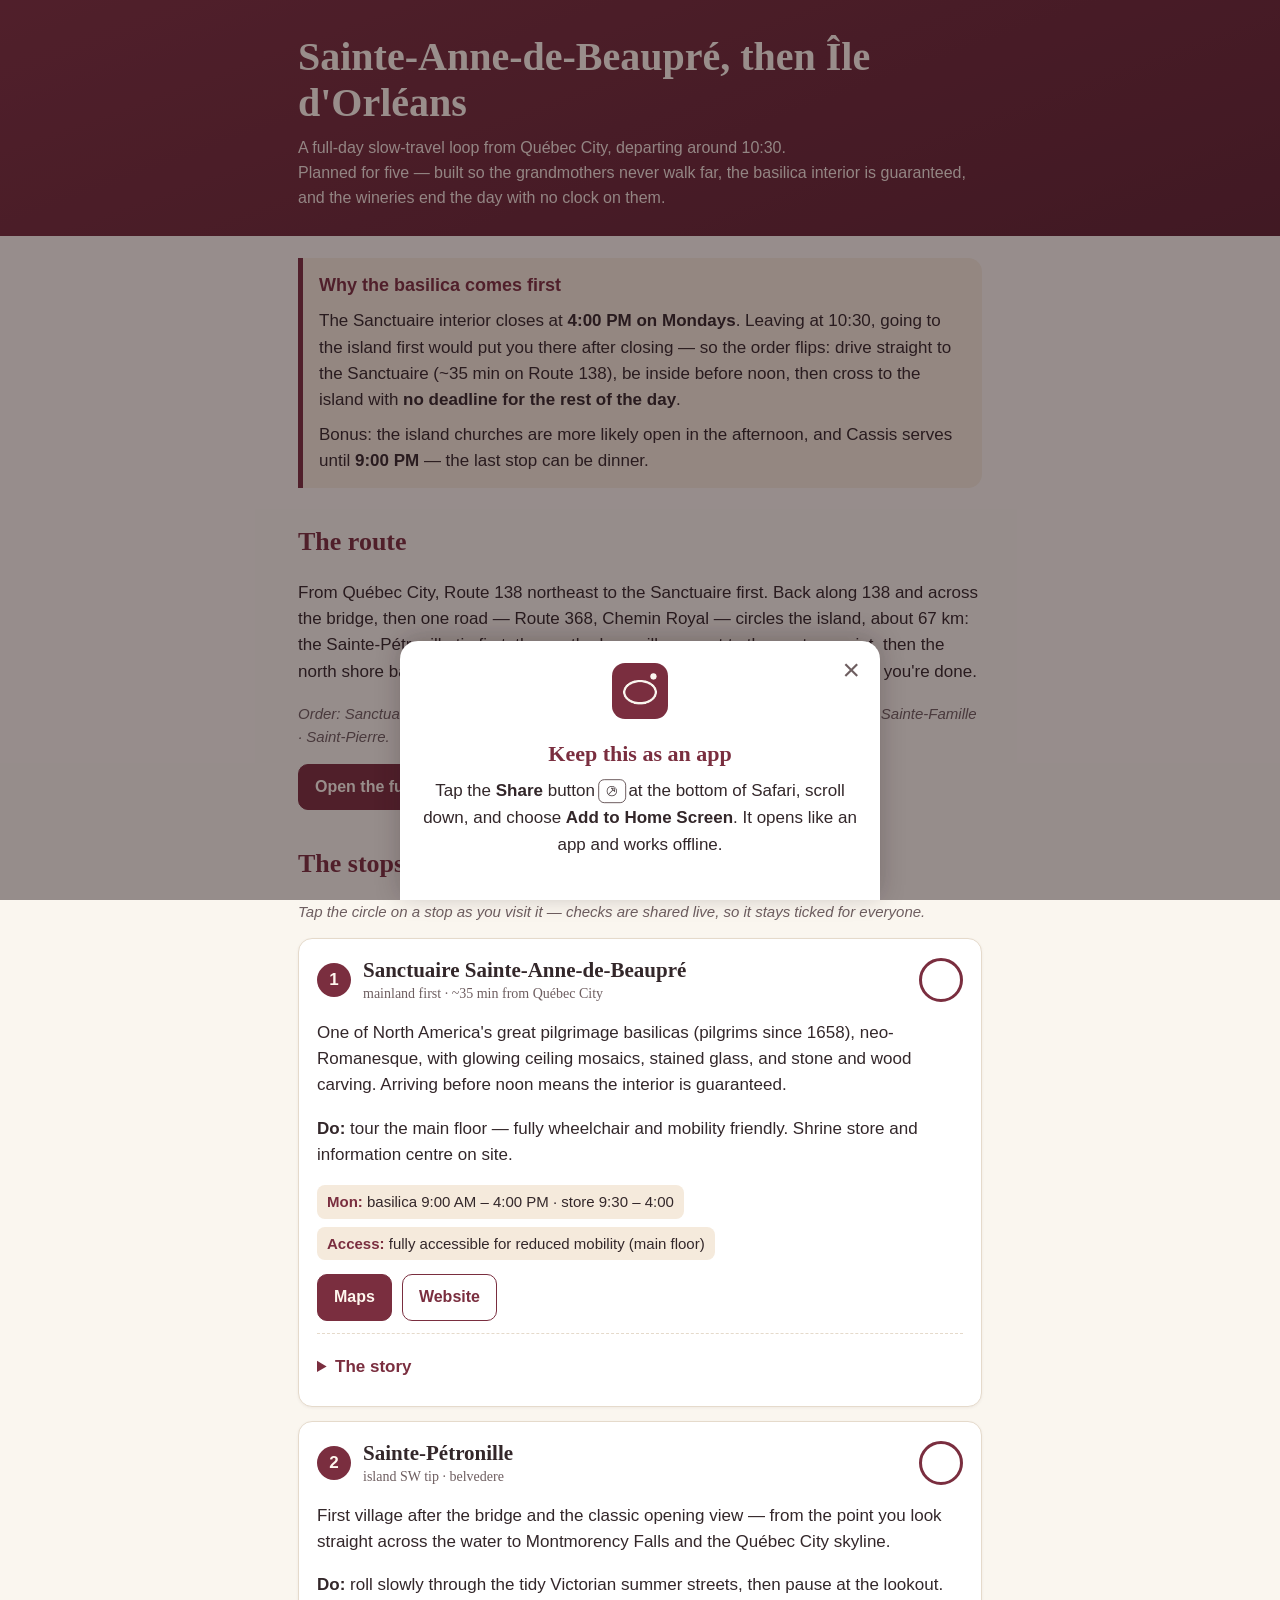
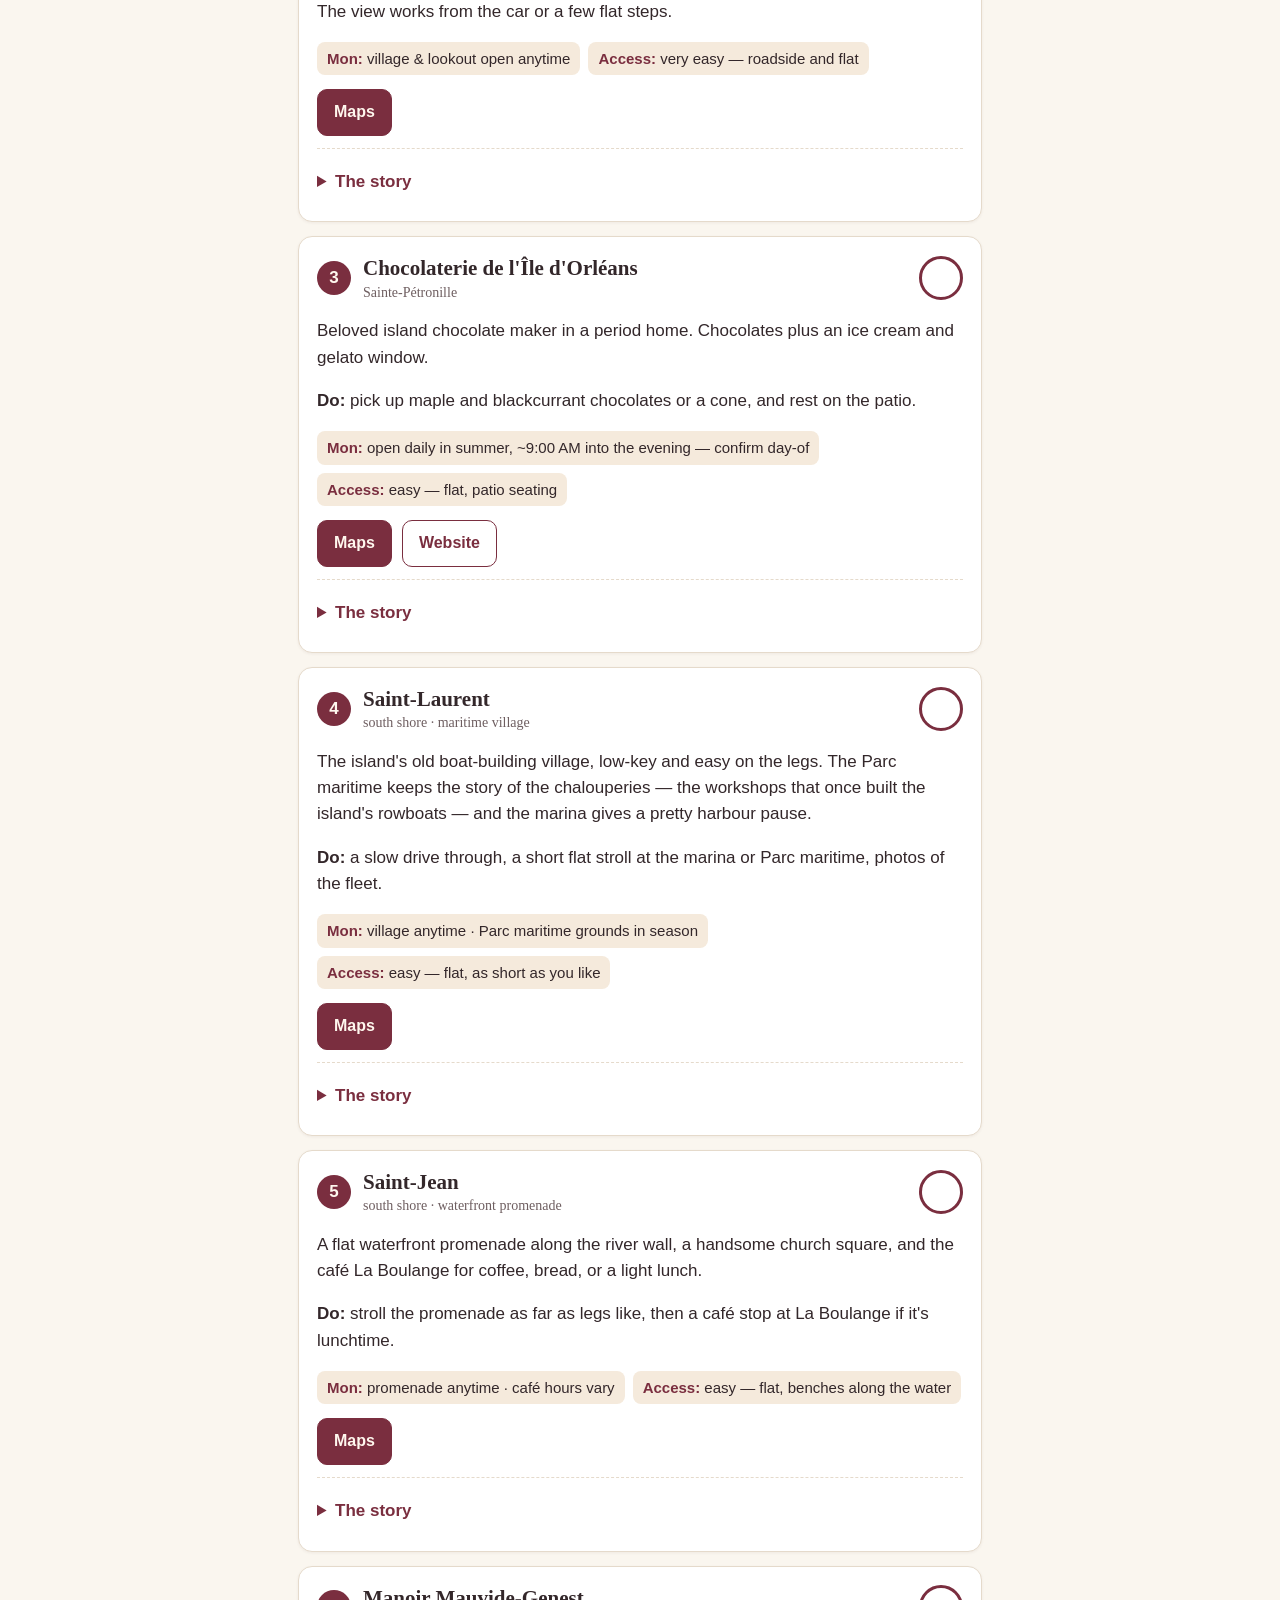
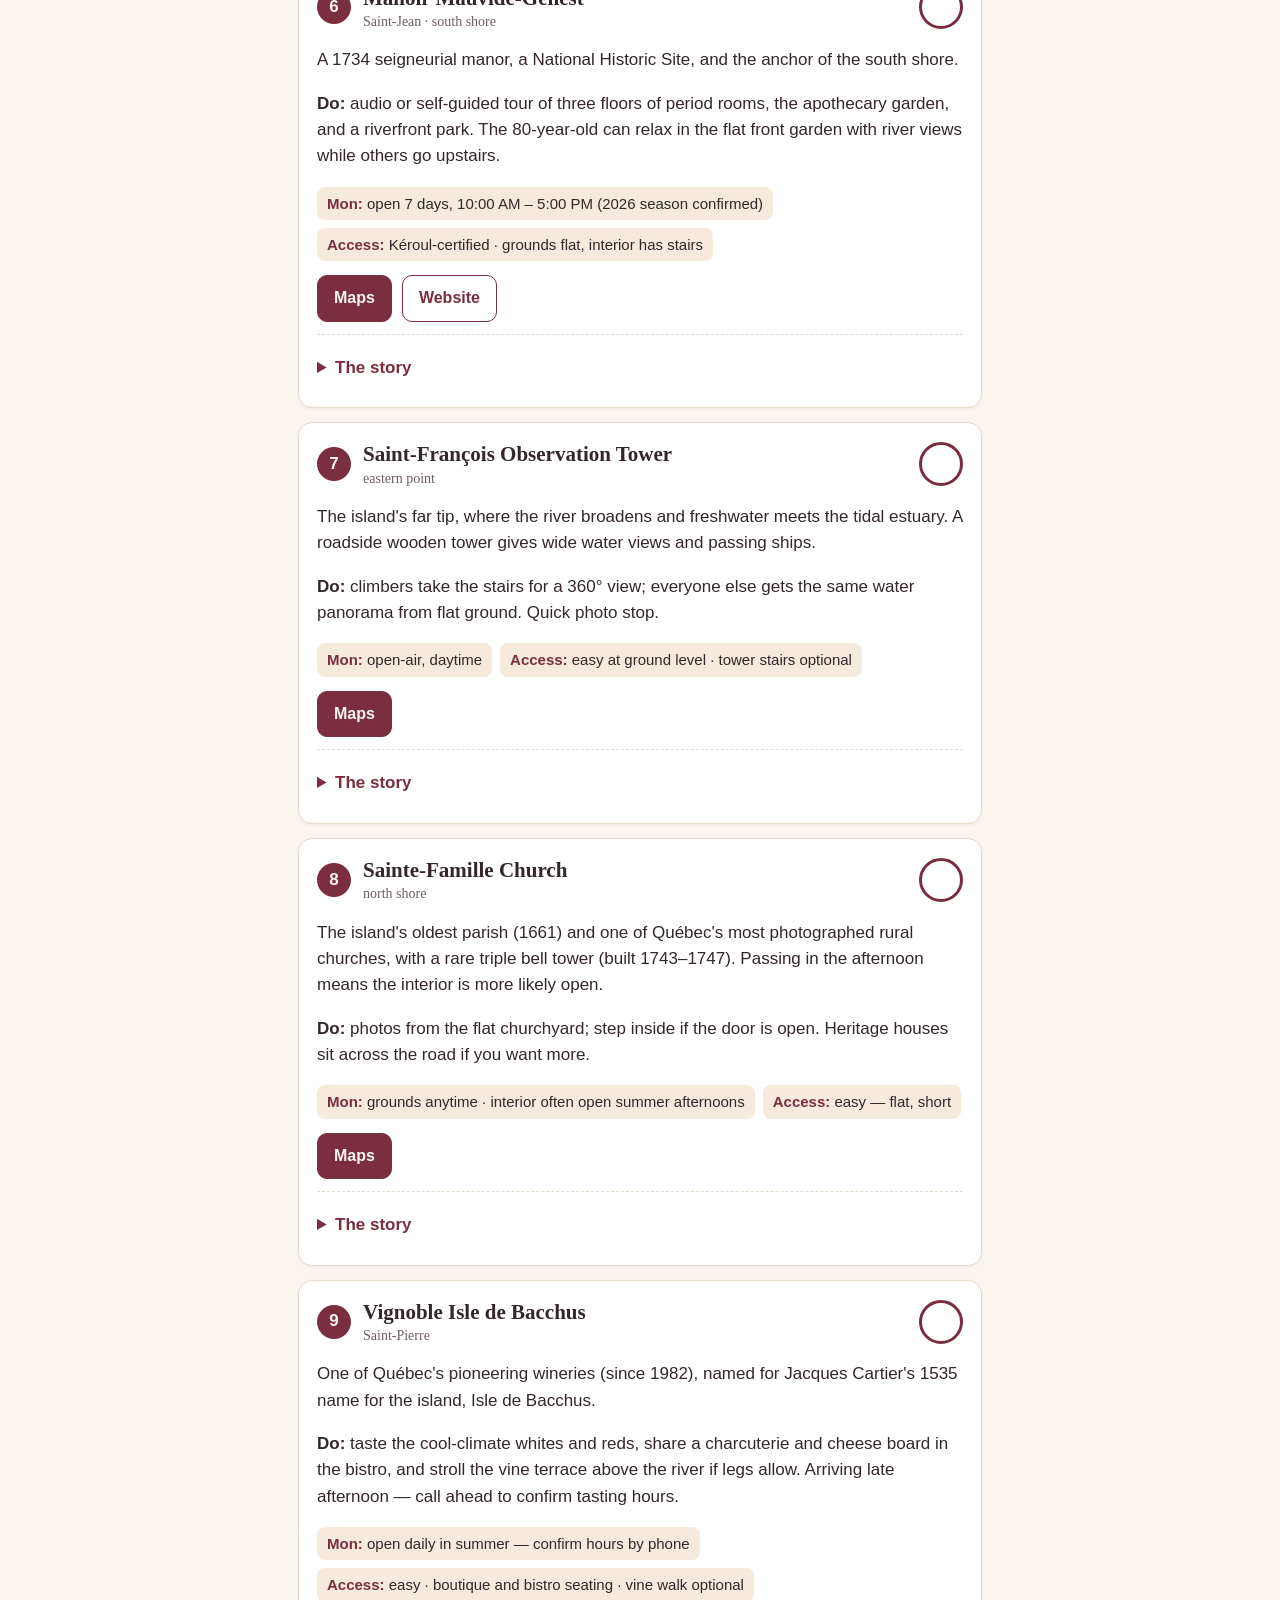
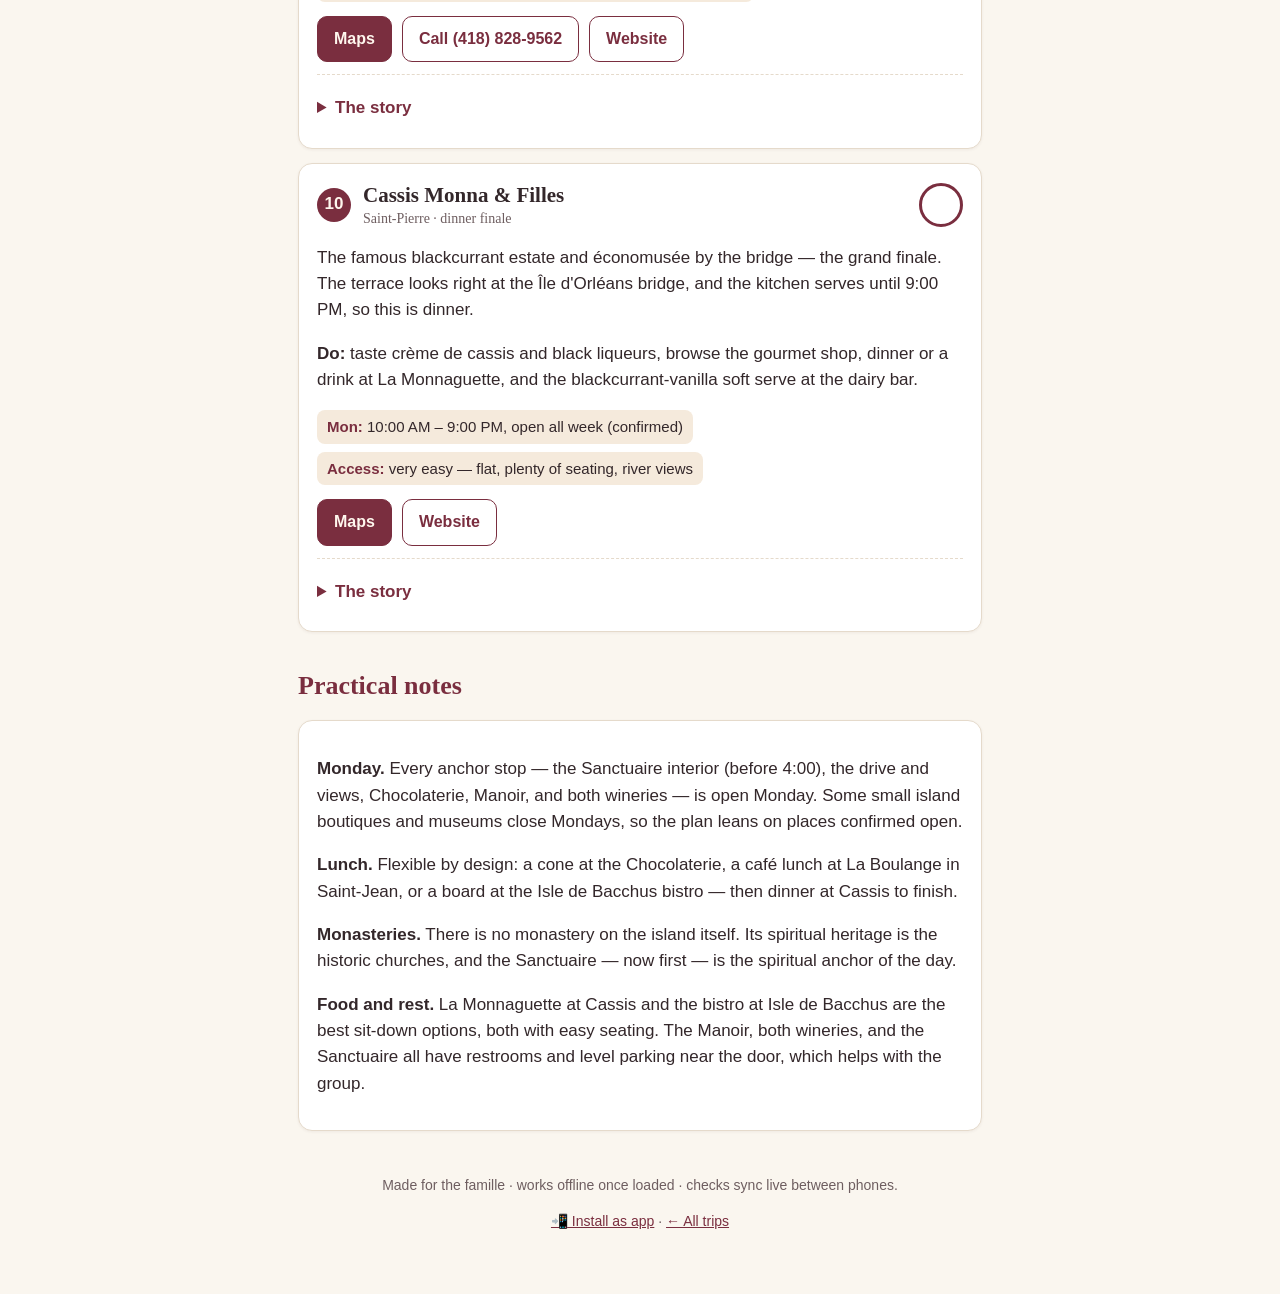
<file: ile-dorleans/index.html>
<!DOCTYPE html>
<html lang="en">
<head>
<meta charset="utf-8">
<meta name="viewport" content="width=device-width, initial-scale=1">
<meta name="robots" content="noindex, nofollow">
<meta name="theme-color" content="#7A2E3F">
<meta name="apple-mobile-web-app-capable" content="yes">
<meta name="apple-mobile-web-app-status-bar-style" content="default">
<meta name="apple-mobile-web-app-title" content="Île d'Orléans">
<title>Île d'Orléans day trip</title>
<link rel="stylesheet" href="../styles.css">
<link rel="manifest" href="../manifest.webmanifest">
<link rel="icon" href="../icons/icon-192.png">
<link rel="apple-touch-icon" href="../icons/apple-touch-icon.png">
</head>
<body>

<header class="hero">
  <div class="wrap">
    <h1>Sainte&#8209;Anne&#8209;de&#8209;Beaupré, then Île d'Orléans</h1>
    <p>A full-day slow-travel loop from Québec City, departing around 10:30.<br>
    Planned for five — built so the grandmothers never walk far, the basilica interior is guaranteed, and the wineries end the day with no clock on them.</p>
  </div>
</header>

<main class="wrap">

  <div class="callout">
    <strong class="title">Why the basilica comes first</strong>
    <p>The Sanctuaire interior closes at <b>4:00 PM on Mondays</b>. Leaving at 10:30, going to the island first would put you there after closing — so the order flips: drive straight to the Sanctuaire (~35 min on Route 138), be inside before noon, then cross to the island with <b>no deadline for the rest of the day</b>.</p>
    <p>Bonus: the island churches are more likely open in the afternoon, and Cassis serves until <b>9:00 PM</b> — the last stop can be dinner.</p>
  </div>

  <h2>The route</h2>
  <p>From Québec City, Route 138 northeast to the Sanctuaire first. Back along 138 and across the bridge, then one road — Route 368, Chemin Royal — circles the island, about 67 km: the Sainte-Pétronille tip first, the south-shore villages out to the eastern point, then the north shore back so the wineries land last. Home across the bridge whenever you're done.</p>
  <p class="note">Order: Sanctuaire · then Sainte-Pétronille · Saint-Laurent · Saint-Jean · Saint-François · Sainte-Famille · Saint-Pierre.</p>
  <div class="btns">
    <a class="btn primary" href="https://www.google.com/maps/dir/?api=1&amp;origin=Quebec+City&amp;destination=Cassis+Monna+%26+Filles&amp;waypoints=Sanctuaire+Sainte-Anne-de-Beaupre%7CSainte-Petronille+Ile+d%27Orleans%7CChocolaterie+de+l%27Ile+d%27Orleans%7CParc+maritime+de+Saint-Laurent%7CSaint-Jean-de-l%27Ile-d%27Orleans%7CManoir+Mauvide-Genest%7CParc+de+la+Tour-du-Nordet%7CEglise+Sainte-Famille+Ile+d%27Orleans%7CVignoble+Isle+de+Bacchus&amp;travelmode=driving" target="_blank" rel="noopener">Open the full route in Google&nbsp;Maps</a>
  </div>

  <h2>The stops</h2>
  <p class="note">Tap the circle on a stop as you visit it — checks are shared live, so it stays ticked for everyone.</p>

  <div class="card" data-stop="sanctuaire">
    <div class="stop-head"><span class="stop-num">1</span>
      <h3>Sanctuaire Sainte-Anne-de-Beaupré <span class="stop-tag">mainland first · ~35 min from Québec City</span></h3>
      <input type="checkbox" class="visit" data-id="sanctuaire" aria-label="visited Sanctuaire"></div>
    <p>One of North America's great pilgrimage basilicas (pilgrims since 1658), neo-Romanesque, with glowing ceiling mosaics, stained glass, and stone and wood carving. Arriving before noon means the interior is guaranteed.</p>
    <p><b>Do:</b> tour the main floor — fully wheelchair and mobility friendly. Shrine store and information centre on site.</p>
    <div class="meta"><span><b>Mon:</b> basilica 9:00 AM – 4:00 PM · store 9:30 – 4:00</span><span><b>Access:</b> fully accessible for reduced mobility (main floor)</span></div>
    <div class="btns">
      <a class="btn primary" href="https://www.google.com/maps/search/?api=1&amp;query=Sanctuaire+Sainte-Anne-de-Beaupre" target="_blank" rel="noopener">Maps</a>
      <a class="btn" href="https://sanctuairesainteanne.org" target="_blank" rel="noopener">Website</a>
    </div>
    <details class="story"><summary>The story</summary>
      <p>Pilgrims have come to Sainte-Anne-de-Beaupré since 1658, and the present neo-Romanesque basilica is one of the great pilgrimage churches of North America. Inside are luminous ceiling mosaics, stained glass, and stone and wood carving, and the main floor is level and wheelchair friendly. It sits about 25 to 30 minutes northeast of the island bridge on Route 138.</p>
    </details>
  </div>

  <div class="card" data-stop="petronille">
    <div class="stop-head"><span class="stop-num">2</span>
      <h3>Sainte-Pétronille <span class="stop-tag">island SW tip · belvedere</span></h3>
      <input type="checkbox" class="visit" data-id="petronille" aria-label="visited Sainte-Pétronille"></div>
    <p>First village after the bridge and the classic opening view — from the point you look straight across the water to Montmorency Falls and the Québec City skyline.</p>
    <p><b>Do:</b> roll slowly through the tidy Victorian summer streets, then pause at the lookout. The view works from the car or a few flat steps.</p>
    <div class="meta"><span><b>Mon:</b> village &amp; lookout open anytime</span><span><b>Access:</b> very easy — roadside and flat</span></div>
    <div class="btns"><a class="btn primary" href="https://www.google.com/maps/search/?api=1&amp;query=Sainte-Petronille+Ile+d%27Orleans" target="_blank" rel="noopener">Maps</a></div>
    <details class="story"><summary>The story</summary>
      <p>Huron families fleeing Iroquois raids built a fort near here in 1651, at the spot still called l'Anse du Fort. In the 1800s the village became a fashionable summer retreat for Québec City society, and the landscape painter Horatio Walker kept his studio here. If you want one more tasting, the Vignoble de Sainte-Pétronille sits right at the tip with the same falls-and-city view.</p>
    </details>
  </div>

  <div class="card" data-stop="chocolaterie">
    <div class="stop-head"><span class="stop-num">3</span>
      <h3>Chocolaterie de l'Île d'Orléans <span class="stop-tag">Sainte-Pétronille</span></h3>
      <input type="checkbox" class="visit" data-id="chocolaterie" aria-label="visited Chocolaterie"></div>
    <p>Beloved island chocolate maker in a period home. Chocolates plus an ice cream and gelato window.</p>
    <p><b>Do:</b> pick up maple and blackcurrant chocolates or a cone, and rest on the patio.</p>
    <div class="meta"><span><b>Mon:</b> open daily in summer, ~9:00 AM into the evening — confirm day-of</span><span><b>Access:</b> easy — flat, patio seating</span></div>
    <div class="btns">
      <a class="btn primary" href="https://www.google.com/maps/search/?api=1&amp;query=Chocolaterie+de+l%27Ile+d%27Orleans" target="_blank" rel="noopener">Maps</a>
      <a class="btn" href="https://chocolaterieorleans.com" target="_blank" rel="noopener">Website</a>
    </div>
    <details class="story"><summary>The story</summary>
      <p>A family chocolate maker working out of a period island home with Belgian and French couverture. The blackcurrant and maple pieces nod to two island traditions — cassis and the sugar shack — and the ice cream window is a favorite on a warm day.</p>
    </details>
  </div>

  <div class="card" data-stop="saint-laurent">
    <div class="stop-head"><span class="stop-num">4</span>
      <h3>Saint-Laurent <span class="stop-tag">south shore · maritime village</span></h3>
      <input type="checkbox" class="visit" data-id="saint-laurent" aria-label="visited Saint-Laurent"></div>
    <p>The island's old boat-building village, low-key and easy on the legs. The Parc maritime keeps the story of the chalouperies — the workshops that once built the island's rowboats — and the marina gives a pretty harbour pause.</p>
    <p><b>Do:</b> a slow drive through, a short flat stroll at the marina or Parc maritime, photos of the fleet.</p>
    <div class="meta"><span><b>Mon:</b> village anytime · Parc maritime grounds in season</span><span><b>Access:</b> easy — flat, as short as you like</span></div>
    <div class="btns"><a class="btn primary" href="https://www.google.com/maps/search/?api=1&amp;query=Parc+maritime+de+Saint-Laurent" target="_blank" rel="noopener">Maps</a></div>
    <details class="story"><summary>The story</summary>
      <p>Saint-Laurent was the island's boat-building centre — its chalouperies supplied rowboats and small craft to the whole St. Lawrence shore. The Parc maritime sits on the site of the last working boatyard, and the marina below the church is one of the prettiest small harbours on the river.</p>
    </details>
  </div>

  <div class="card" data-stop="saint-jean">
    <div class="stop-head"><span class="stop-num">5</span>
      <h3>Saint-Jean <span class="stop-tag">south shore · waterfront promenade</span></h3>
      <input type="checkbox" class="visit" data-id="saint-jean" aria-label="visited Saint-Jean"></div>
    <p>A flat waterfront promenade along the river wall, a handsome church square, and the café La Boulange for coffee, bread, or a light lunch.</p>
    <p><b>Do:</b> stroll the promenade as far as legs like, then a café stop at La Boulange if it's lunchtime.</p>
    <div class="meta"><span><b>Mon:</b> promenade anytime · café hours vary</span><span><b>Access:</b> easy — flat, benches along the water</span></div>
    <div class="btns"><a class="btn primary" href="https://www.google.com/maps/search/?api=1&amp;query=Saint-Jean-de-l%27Ile-d%27Orleans" target="_blank" rel="noopener">Maps</a></div>
    <details class="story"><summary>The story</summary>
      <p>Saint-Jean was the village of the river pilots — the men who guided ships through the St. Lawrence channel — and their prosperous stone houses still line the road. The churchyard sits right on the water, and the promenade along the sea wall is the easiest waterfront walk on the island.</p>
    </details>
  </div>

  <div class="card" data-stop="manoir">
    <div class="stop-head"><span class="stop-num">6</span>
      <h3>Manoir Mauvide-Genest <span class="stop-tag">Saint-Jean · south shore</span></h3>
      <input type="checkbox" class="visit" data-id="manoir" aria-label="visited Manoir"></div>
    <p>A 1734 seigneurial manor, a National Historic Site, and the anchor of the south shore.</p>
    <p><b>Do:</b> audio or self-guided tour of three floors of period rooms, the apothecary garden, and a riverfront park. The 80-year-old can relax in the flat front garden with river views while others go upstairs.</p>
    <div class="meta"><span><b>Mon:</b> open 7 days, 10:00 AM – 5:00 PM (2026 season confirmed)</span><span><b>Access:</b> Kéroul-certified · grounds flat, interior has stairs</span></div>
    <div class="btns">
      <a class="btn primary" href="https://www.google.com/maps/search/?api=1&amp;query=Manoir+Mauvide-Genest" target="_blank" rel="noopener">Maps</a>
      <a class="btn" href="https://manoirmauvidegenest.com" target="_blank" rel="noopener">Website</a>
    </div>
    <details class="story"><summary>The story</summary>
      <p>Built in 1734 for Jean Mauvide, a ship's surgeon who rose to become seigneur of the southern half of the island, and his wife Marie-Anne Genest. It is one of the very few island buildings spared when General Wolfe's troops burned much of Île d'Orléans in the summer of 1759, which makes it one of the best-preserved seigneurial manors of New France. Restored around 2000, it now runs as an accredited museum with period rooms, an apothecary and heritage garden, and a riverfront park.</p>
    </details>
  </div>

  <div class="card" data-stop="tower">
    <div class="stop-head"><span class="stop-num">7</span>
      <h3>Saint-François Observation Tower <span class="stop-tag">eastern point</span></h3>
      <input type="checkbox" class="visit" data-id="tower" aria-label="visited observation tower"></div>
    <p>The island's far tip, where the river broadens and freshwater meets the tidal estuary. A roadside wooden tower gives wide water views and passing ships.</p>
    <p><b>Do:</b> climbers take the stairs for a 360° view; everyone else gets the same water panorama from flat ground. Quick photo stop.</p>
    <div class="meta"><span><b>Mon:</b> open-air, daytime</span><span><b>Access:</b> easy at ground level · tower stairs optional</span></div>
    <div class="btns"><a class="btn primary" href="https://www.google.com/maps/search/?api=1&amp;query=Parc+de+la+Tour-du-Nordet" target="_blank" rel="noopener">Maps</a></div>
    <details class="story"><summary>The story</summary>
      <p>Saint-François is the quiet far end of the island, where the St. Lawrence widens and its freshwater begins to mix with the tidal estuary. The roadside wooden tower gives a big sweep of water, ships, and the south-shore hills.</p>
    </details>
  </div>

  <div class="card" data-stop="famille">
    <div class="stop-head"><span class="stop-num">8</span>
      <h3>Sainte-Famille Church <span class="stop-tag">north shore</span></h3>
      <input type="checkbox" class="visit" data-id="famille" aria-label="visited Sainte-Famille"></div>
    <p>The island's oldest parish (1661) and one of Québec's most photographed rural churches, with a rare triple bell tower (built 1743–1747). Passing in the afternoon means the interior is more likely open.</p>
    <p><b>Do:</b> photos from the flat churchyard; step inside if the door is open. Heritage houses sit across the road if you want more.</p>
    <div class="meta"><span><b>Mon:</b> grounds anytime · interior often open summer afternoons</span><span><b>Access:</b> easy — flat, short</span></div>
    <div class="btns"><a class="btn primary" href="https://www.google.com/maps/search/?api=1&amp;query=Eglise+Sainte-Famille+Ile+d%27Orleans" target="_blank" rel="noopener">Maps</a></div>
    <details class="story"><summary>The story</summary>
      <p>Sainte-Famille was the island's first parish, founded in 1661, which makes this the oldest community on Île d'Orléans. The present church was built between 1743 and 1747, and its triple bell tower and twin front turrets are unique among Québec's rural churches. Two heritage houses across the road — Maison de nos Aieux and Maison Drouin — tell the story of the founding families. The oldest church <i>building</i> on the island is actually the Église de Saint-Pierre of 1717, the oldest rural church in New France, which you pass near the wineries. Félix Leclerc, the beloved Québécois songwriter, is buried at Saint-Pierre, with the Espace Félix-Leclerc museum nearby.</p>
    </details>
  </div>

  <div class="card" data-stop="bacchus">
    <div class="stop-head"><span class="stop-num">9</span>
      <h3>Vignoble Isle de Bacchus <span class="stop-tag">Saint-Pierre</span></h3>
      <input type="checkbox" class="visit" data-id="bacchus" aria-label="visited Isle de Bacchus"></div>
    <p>One of Québec's pioneering wineries (since 1982), named for Jacques Cartier's 1535 name for the island, Isle de Bacchus.</p>
    <p><b>Do:</b> taste the cool-climate whites and reds, share a charcuterie and cheese board in the bistro, and stroll the vine terrace above the river if legs allow. Arriving late afternoon — call ahead to confirm tasting hours.</p>
    <div class="meta"><span><b>Mon:</b> open daily in summer — confirm hours by phone</span><span><b>Access:</b> easy · boutique and bistro seating · vine walk optional</span></div>
    <div class="btns">
      <a class="btn primary" href="https://www.google.com/maps/search/?api=1&amp;query=Vignoble+Isle+de+Bacchus" target="_blank" rel="noopener">Maps</a>
      <a class="btn" href="tel:+14188289562">Call (418) 828-9562</a>
      <a class="btn" href="https://isledebacchus.com" target="_blank" rel="noopener">Website</a>
    </div>
    <details class="story"><summary>The story</summary>
      <p>When Jacques Cartier reached the island in 1535 he first named it Isle de Bacchus for the wild grapevines covering it. This estate, started in 1982, was a pioneer of modern Québec winemaking and took back that old name. Expect crisp cool-climate whites and reds, a bistro with Québec charcuterie and cheese, and rows of vines on a terrace above the river.</p>
    </details>
  </div>

  <div class="card" data-stop="cassis">
    <div class="stop-head"><span class="stop-num">10</span>
      <h3>Cassis Monna &amp; Filles <span class="stop-tag">Saint-Pierre · dinner finale</span></h3>
      <input type="checkbox" class="visit" data-id="cassis" aria-label="visited Cassis Monna et Filles"></div>
    <p>The famous blackcurrant estate and économusée by the bridge — the grand finale. The terrace looks right at the Île d'Orléans bridge, and the kitchen serves until 9:00 PM, so this is dinner.</p>
    <p><b>Do:</b> taste crème de cassis and black liqueurs, browse the gourmet shop, dinner or a drink at La Monnaguette, and the blackcurrant-vanilla soft serve at the dairy bar.</p>
    <div class="meta"><span><b>Mon:</b> 10:00 AM – 9:00 PM, open all week (confirmed)</span><span><b>Access:</b> very easy — flat, plenty of seating, river views</span></div>
    <div class="btns">
      <a class="btn primary" href="https://www.google.com/maps/search/?api=1&amp;query=Cassis+Monna+%26+Filles" target="_blank" rel="noopener">Maps</a>
      <a class="btn" href="https://cassismonna.com" target="_blank" rel="noopener">Website</a>
    </div>
    <details class="story"><summary>The story</summary>
      <p>The Monna family has grown blackcurrants here for more than 35 years and turned the little fruit into crème de cassis, liqueurs, and spirits on a 22-hectare estate. It is a recognized économusée — a working artisan producer you can visit. The riverside terrace faces the Île d'Orléans bridge, the gourmet shop is full of blackcurrant everything, and the dairy bar's blackcurrant-vanilla soft serve is the reason people pull over.</p>
    </details>
  </div>

  <h2>Practical notes</h2>
  <div class="card">
    <p><b>Monday.</b> Every anchor stop — the Sanctuaire interior (before 4:00), the drive and views, Chocolaterie, Manoir, and both wineries — is open Monday. Some small island boutiques and museums close Mondays, so the plan leans on places confirmed open.</p>
    <p><b>Lunch.</b> Flexible by design: a cone at the Chocolaterie, a café lunch at La Boulange in Saint-Jean, or a board at the Isle de Bacchus bistro — then dinner at Cassis to finish.</p>
    <p><b>Monasteries.</b> There is no monastery on the island itself. Its spiritual heritage is the historic churches, and the Sanctuaire — now first — is the spiritual anchor of the day.</p>
    <p><b>Food and rest.</b> La Monnaguette at Cassis and the bistro at Isle de Bacchus are the best sit-down options, both with easy seating. The Manoir, both wineries, and the Sanctuaire all have restrooms and level parking near the door, which helps with the group.</p>
  </div>

  <footer>
    <p>Made for the famille · works offline once loaded · checks sync live between phones.</p>
    <p><a href="#" id="install-link">📲 Install as app</a> · <a href="../">← All trips</a></p>
  </footer>

</main>

<div id="install" hidden>
  <div class="install-sheet">
    <button id="install-close" aria-label="close">×</button>
    <img src="../icons/icon-192.png" alt="" width="56" height="56">
    <h3>Keep this as an app</h3>
    <p id="install-ios">Tap the <b>Share</b> button <span class="share-glyph">⎋</span> at the bottom of Safari, scroll down, and choose <b>Add to Home Screen</b>. It opens like an app and works offline.</p>
    <p id="install-android" hidden>Install it on your home screen — it opens like an app and works offline.</p>
    <button id="install-btn" class="btn primary" hidden>Install</button>
  </div>
</div>

<script>
(function () {
  var SYNC = 'https://trips-sync.elcportal.workers.dev/iodo/state';
  var boxes = document.querySelectorAll('input.visit');
  var pending = {};   // id -> desired value, not yet confirmed by the worker

  function paint(cb, v) {
    cb.checked = v;
    cb.closest('.card').classList.toggle('done', v);
  }

  function apply(remote) {
    boxes.forEach(function (cb) {
      var id = cb.dataset.id;
      if (id in pending) return;            // local intent wins until pushed
      var v = !!remote[id];
      paint(cb, v);
      localStorage.setItem('iodo-' + id, v ? '1' : '0');
    });
  }

  function push(id, v) {
    pending[id] = v;
    localStorage.setItem('iodo-' + id, v ? '1' : '0');
    fetch(SYNC, { method: 'POST', body: JSON.stringify({ id: id, v: v ? 1 : 0 }) })
      .then(function (r) { return r.ok ? r.json() : Promise.reject(); })
      .then(function (state) { delete pending[id]; apply(state); })
      .catch(function () { /* offline — retried by poll */ });
  }

  function poll() {
    Object.keys(pending).forEach(function (id) { push(id, pending[id]); });
    if (Object.keys(pending).length) return;  // let pushes land first
    fetch(SYNC).then(function (r) { return r.ok ? r.json() : Promise.reject(); })
      .then(apply).catch(function () { /* offline — local state stands */ });
  }

  boxes.forEach(function (cb) {
    paint(cb, localStorage.getItem('iodo-' + cb.dataset.id) === '1');  // instant, offline-first
    cb.addEventListener('change', function () {
      paint(cb, cb.checked);
      push(cb.dataset.id, cb.checked);
    });
  });

  poll();
  setInterval(poll, 5000);
  document.addEventListener('visibilitychange', function () { if (!document.hidden) poll(); });

  // ---- install prompt ----
  var installed = matchMedia('(display-mode: standalone)').matches || navigator.standalone === true;
  var sheet = document.getElementById('install');
  var deferred = null;

  window.addEventListener('beforeinstallprompt', function (e) {
    e.preventDefault();
    deferred = e;
    document.getElementById('install-ios').hidden = true;
    document.getElementById('install-android').hidden = false;
    document.getElementById('install-btn').hidden = false;
  });

  function showInstall() { sheet.hidden = false; }
  function hideInstall() {
    sheet.hidden = true;
    localStorage.setItem('iodo-install-seen', '1');
  }

  document.getElementById('install-close').addEventListener('click', hideInstall);
  document.getElementById('install-btn').addEventListener('click', function () {
    if (deferred) { deferred.prompt(); deferred = null; }
    hideInstall();
  });
  document.getElementById('install-link').addEventListener('click', function (e) {
    e.preventDefault();
    localStorage.removeItem('iodo-install-seen');
    showInstall();
  });

  if (!installed && !localStorage.getItem('iodo-install-seen')) {
    setTimeout(showInstall, 900);
  }

  if ('serviceWorker' in navigator) navigator.serviceWorker.register('../sw.js');
})();
</script>
</body>
</html>
</file>
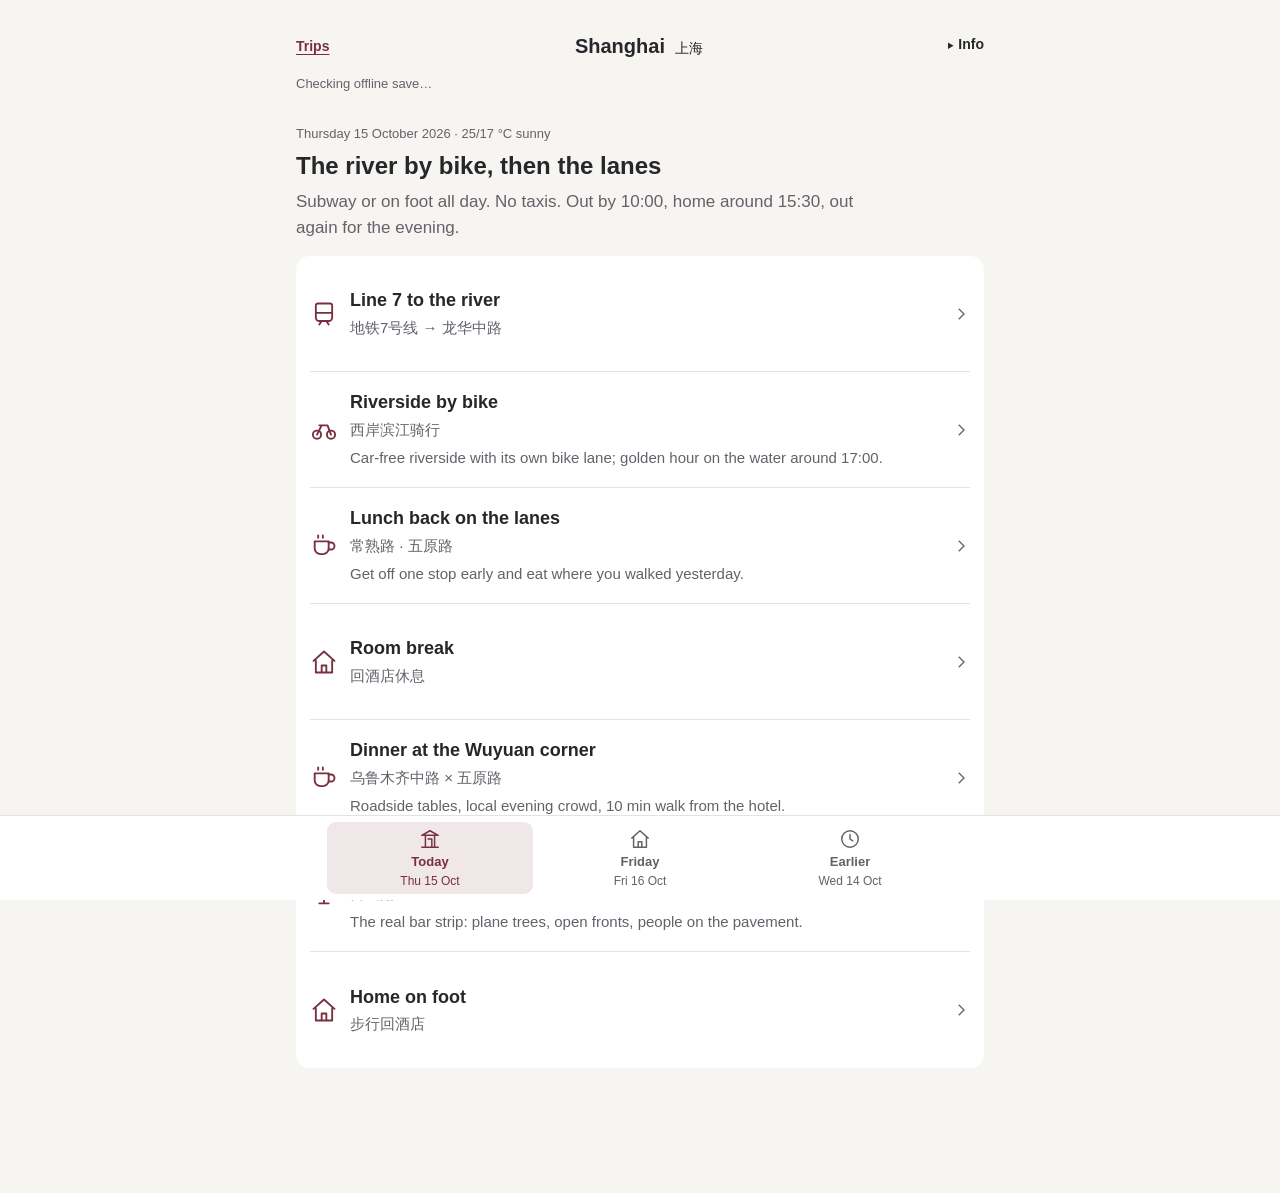
<file: shanghai/index.html>
<!DOCTYPE html>
<html lang="en"><head>
<meta charset="utf-8"><meta name="viewport" content="width=device-width, initial-scale=1, viewport-fit=cover">
<meta name="robots" content="noindex, nofollow"><meta name="theme-color" content="#7A2E3F">
<meta name="apple-mobile-web-app-title" content="Trips"><title>Shanghai · Cardozo Trips</title>
<link rel="stylesheet" href="../hangzhou/guide.css"><link rel="manifest" href="../manifest.webmanifest">
<link rel="icon" href="../icons/icon-192.png"><link rel="apple-touch-icon" href="../icons/apple-touch-icon.png">
<script src="./guide.js" defer></script></head><body>

<a class="skip-link" href="#main">Skip to places</a>
<header class="app-header wrap"><a class="back" href="../">Trips</a><h1>Shanghai <span lang="zh">上海</span></h1><details id="guide-info" class="guide-info"><summary>Info</summary><div class="info-content"><h2>Your Shanghai guide</h2><p>For Trevor &amp; Erica. Choose what feels good; none of these stops is compulsory. Updated 15 Oct 2026.</p><p>Hotel: Campanile Jing'an Temple 上海静安寺康铂酒店, 425 Wulumuqi N Rd 乌鲁木齐北路425号. Metro Jing'an Temple 静安寺 (Lines 2/7/14) ~10 min walk south.</p><p>Weather: Wed 24/18 °C dry · Thu 25/17 °C sunny · Fri 27/20 °C light rain possible. Sunset 17:23. Pudong lights ~18:00–22:00.</p><p id="offline-status" role="status">Checking offline availability…</p><p id="sync-status" role="status">Loading visited stops…</p><p id="visit-count">No stops marked visited</p><details class="install-help"><summary>Save this guide to your phone</summary><p>iPhone: open in Safari, tap Share, then Add to Home Screen. Android: use the browser menu’s Install app or Add to Home screen option.</p><button id="install-button" type="button" hidden>Install Trips</button><p>The guide works offline only after “Available offline” appears above. Maps and updates between phones need internet. Visited stops save on this phone and retry sharing when connected.</p></details><p>Ticks mean visited, never reserved. Shared updates can take time between phones. Simultaneous edits in different tabs or phones can arrive out of order.</p><p>Check today’s opening hours as you go. If Amap doesn’t open, copy the Chinese text into your preferred app.</p><a href="https://developer.amap.com/api/uri-api/guide/search/search">Amap search-link documentation</a></div></details></header>
<p id="offline-indicator" class="offline-indicator wrap">Checking offline save…</p>

<main id="main" class="wrap" tabindex="-1"><noscript><p class="notice">All dates and place details are shown below. Copy names manually. Visited marks and offline saving need JavaScript.</p></noscript>
<section id="today" class="chapter" aria-labelledby="today-title"><p class="date-label">Thursday 15 October 2026 · 25/17 °C sunny</p><h2 id="today-title" tabindex="-1">The river by bike, then the lanes</h2><p class="chapter-intro">Subway or on foot all day. No taxis. Out by 10:00, home around 15:30, out again for the evening.</p>
<div class="place-group">
<a class="place-row" href="#place-2026-10-15-line7"><svg class="row-icon" viewBox="0 0 24 24" fill="none" stroke="currentColor" stroke-width="1.6" stroke-linecap="round" stroke-linejoin="round" aria-hidden="true"><path d="M7 3h10a2 2 0 0 1 2 2v10a3 3 0 0 1-3 3H8a3 3 0 0 1-3-3V5a2 2 0 0 1 2-2ZM5 11h14M8 21l2-3m6 3-2-3"/></svg><span class="row-text"><span class="row-title">Line 7 to the river<span class="chinese copy-text" lang="zh">地铁7号线 → 龙华中路</span></span></span><svg class="chevron" viewBox="0 0 24 24" fill="none" stroke="currentColor" stroke-width="1.8" aria-hidden="true"><path d="m9 5 7 7-7 7"/></svg></a>
<a class="place-row" href="#place-2026-10-15-ride"><svg class="row-icon" viewBox="0 0 24 24" fill="none" stroke="currentColor" stroke-width="1.6" stroke-linecap="round" stroke-linejoin="round" aria-hidden="true"><circle cx="6" cy="16" r="3.5"/><circle cx="18" cy="16" r="3.5"/><path d="M6 16l4-8h5l3 8M10 8H8"/></svg><span class="row-text"><span class="row-title">Riverside by bike<span class="chinese copy-text" lang="zh">西岸滨江骑行</span></span><span class="row-why">Car-free riverside with its own bike lane; golden hour on the water around 17:00.</span></span><svg class="chevron" viewBox="0 0 24 24" fill="none" stroke="currentColor" stroke-width="1.8" aria-hidden="true"><path d="m9 5 7 7-7 7"/></svg></a>
<a class="place-row" href="#place-2026-10-15-lunch-lanes"><svg class="row-icon" viewBox="0 0 24 24" fill="none" stroke="currentColor" stroke-width="1.6" stroke-linecap="round" stroke-linejoin="round" aria-hidden="true"><path d="M4 8h12v6a5 5 0 0 1-5 5H9a5 5 0 0 1-5-5Z"/><path d="M16 9h2a3 3 0 1 1 0 6h-2M7 3v2m4-2v2"/></svg><span class="row-text"><span class="row-title">Lunch back on the lanes<span class="chinese copy-text" lang="zh">常熟路 · 五原路</span></span><span class="row-why">Get off one stop early and eat where you walked yesterday.</span></span><svg class="chevron" viewBox="0 0 24 24" fill="none" stroke="currentColor" stroke-width="1.8" aria-hidden="true"><path d="m9 5 7 7-7 7"/></svg></a>
<a class="place-row" href="#place-2026-10-15-rest"><svg class="row-icon" viewBox="0 0 24 24" fill="none" stroke="currentColor" stroke-width="1.6" stroke-linecap="round" stroke-linejoin="round" aria-hidden="true"><path d="m3 11 9-8 9 8M5 10v11h14V10M10 21v-6h4v6"/></svg><span class="row-text"><span class="row-title">Room break<span class="chinese copy-text" lang="zh">回酒店休息</span></span></span><svg class="chevron" viewBox="0 0 24 24" fill="none" stroke="currentColor" stroke-width="1.8" aria-hidden="true"><path d="m9 5 7 7-7 7"/></svg></a>
<a class="place-row" href="#place-2026-10-15-wuyuan"><svg class="row-icon" viewBox="0 0 24 24" fill="none" stroke="currentColor" stroke-width="1.6" stroke-linecap="round" stroke-linejoin="round" aria-hidden="true"><path d="M4 8h12v6a5 5 0 0 1-5 5H9a5 5 0 0 1-5-5Z"/><path d="M16 9h2a3 3 0 1 1 0 6h-2M7 3v2m4-2v2"/></svg><span class="row-text"><span class="row-title">Dinner at the Wuyuan corner<span class="chinese copy-text" lang="zh">乌鲁木齐中路 × 五原路</span></span><span class="row-why">Roadside tables, local evening crowd, 10 min walk from the hotel.</span></span><svg class="chevron" viewBox="0 0 24 24" fill="none" stroke="currentColor" stroke-width="1.8" aria-hidden="true"><path d="m9 5 7 7-7 7"/></svg></a>
<a class="place-row" href="#place-2026-10-15-fumin"><svg class="row-icon" viewBox="0 0 24 24" fill="none" stroke="currentColor" stroke-width="1.6" stroke-linecap="round" stroke-linejoin="round" aria-hidden="true"><path d="M5 4h14l-7 8ZM12 12v8M8 20h8"/></svg><span class="row-text"><span class="row-title">A drink on Fumin Road<span class="chinese copy-text" lang="zh">富民路</span></span><span class="row-why">The real bar strip: plane trees, open fronts, people on the pavement.</span></span><svg class="chevron" viewBox="0 0 24 24" fill="none" stroke="currentColor" stroke-width="1.8" aria-hidden="true"><path d="m9 5 7 7-7 7"/></svg></a>
<a class="place-row" href="#place-2026-10-15-home"><svg class="row-icon" viewBox="0 0 24 24" fill="none" stroke="currentColor" stroke-width="1.6" stroke-linecap="round" stroke-linejoin="round" aria-hidden="true"><path d="m3 11 9-8 9 8M5 10v11h14V10M10 21v-6h4v6"/></svg><span class="row-text"><span class="row-title">Home on foot<span class="chinese copy-text" lang="zh">步行回酒店</span></span></span><svg class="chevron" viewBox="0 0 24 24" fill="none" stroke="currentColor" stroke-width="1.8" aria-hidden="true"><path d="m9 5 7 7-7 7"/></svg></a>
</div></section>
<section id="friday" class="chapter" aria-labelledby="friday-title"><p class="date-label">Friday 16 October 2026 · 27/20 °C light rain possible</p><h2 id="friday-title" tabindex="-1">Home</h2><p class="chapter-intro">Flight 12:00 from PVG Terminal 2. Out of the hotel by 08:30.</p><div class="detail-body utility"><p>Didi/taxi door to door 40–60 min, ~¥150–230; aim to be at T2 by ~09:30. Taxi/Didi decided: book through the hotel the night before.</p><p>If you want one last thing: Jing'an Temple 静安寺 opens 07:30, ¥50, 12 min walk; the gold roof from the plaza is free.</p><p>Power bank: carry-on only, no in-flight use; uncertified banks are sometimes confiscated at PVG security, accept the risk.</p><p class="copy-text" lang="zh">浦东国际机场2号航站楼</p><div class="actions"><a class="button primary" href="https://uri.amap.com/search?keyword=%E6%B5%A6%E4%B8%9C%E5%9B%BD%E9%99%85%E6%9C%BA%E5%9C%BAT2&amp;city=%E4%B8%8A%E6%B5%B7&amp;view=map&amp;src=cardozo-trips&amp;callnative=1" target="_blank" rel="noopener">Search airport in Amap</a><button type="button" data-copy="浦东国际机场2号航站楼">Copy airport name</button></div></div></section>
<section id="earlier" class="chapter" aria-labelledby="earlier-title"><p class="date-label">Wednesday 14 October 2026</p><h2 id="earlier-title" tabindex="-1">Earlier in the week</h2><p class="chapter-intro">The Hangzhou guide, with its saved marks, stays where it was.</p>
<div class="place-group">
<a class="place-row" href="#place-2026-10-14-lunch"><svg class="row-icon" viewBox="0 0 24 24" fill="none" stroke="currentColor" stroke-width="1.6" stroke-linecap="round" stroke-linejoin="round" aria-hidden="true"><path d="M4 8h12v6a5 5 0 0 1-5 5H9a5 5 0 0 1-5-5Z"/><path d="M16 9h2a3 3 0 1 1 0 6h-2M7 3v2m4-2v2"/></svg><span class="row-text"><span class="row-title">Lunch on Anfu Road<span class="chinese copy-text" lang="zh">安福路午餐</span></span><span class="row-why">Bakery lunch at the start of the lanes.</span></span><svg class="chevron" viewBox="0 0 24 24" fill="none" stroke="currentColor" stroke-width="1.8" aria-hidden="true"><path d="m9 5 7 7-7 7"/></svg></a>
<a class="place-row" href="#place-2026-10-14-anfu"><svg class="row-icon" viewBox="0 0 24 24" fill="none" stroke="currentColor" stroke-width="1.6" stroke-linecap="round" stroke-linejoin="round" aria-hidden="true"><path d="M12 21v-6M12 15c-4 0-6-3-6-6a6 6 0 0 1 12 0c0 3-2 6-6 6Z"/></svg><span class="row-text"><span class="row-title">Anfu Road &amp; Wukang Road<span class="chinese copy-text" lang="zh">安福路 · 武康路</span></span><span class="row-why">Plane trees, 1920s villas, the best lanes in the city. Flat, 1–2 h at your own pace.</span></span><svg class="chevron" viewBox="0 0 24 24" fill="none" stroke="currentColor" stroke-width="1.8" aria-hidden="true"><path d="m9 5 7 7-7 7"/></svg></a>
<a class="place-row" href="#place-2026-10-14-line1"><svg class="row-icon" viewBox="0 0 24 24" fill="none" stroke="currentColor" stroke-width="1.6" stroke-linecap="round" stroke-linejoin="round" aria-hidden="true"><path d="M7 3h10a2 2 0 0 1 2 2v10a3 3 0 0 1-3 3H8a3 3 0 0 1-3-3V5a2 2 0 0 1 2-2ZM5 11h14M8 21l2-3m6 3-2-3"/></svg><span class="row-text"><span class="row-title">Changshu Road → People's Square<span class="chinese copy-text" lang="zh">常熟路 → 人民广场</span></span></span><svg class="chevron" viewBox="0 0 24 24" fill="none" stroke="currentColor" stroke-width="1.8" aria-hidden="true"><path d="m9 5 7 7-7 7"/></svg></a>
<a class="place-row" href="#place-2026-10-14-nanjing"><svg class="row-icon" viewBox="0 0 24 24" fill="none" stroke="currentColor" stroke-width="1.6" stroke-linecap="round" stroke-linejoin="round" aria-hidden="true"><path d="M4 21V8l8-4 8 4v13M8 21v-6h8v6M8 9v2m8-2v2M3 21h18"/></svg><span class="row-text"><span class="row-title">Nanjing East Road<span class="chinese copy-text" lang="zh">南京东路步行街</span></span><span class="row-why">1.6 km car-free straight to the river; neon as it gets dark.</span></span><svg class="chevron" viewBox="0 0 24 24" fill="none" stroke="currentColor" stroke-width="1.8" aria-hidden="true"><path d="m9 5 7 7-7 7"/></svg></a>
<a class="place-row" href="#place-2026-10-14-bund"><svg class="row-icon" viewBox="0 0 24 24" fill="none" stroke="currentColor" stroke-width="1.6" stroke-linecap="round" stroke-linejoin="round" aria-hidden="true"><path d="M4 21V10h4v11M10 21V4h4v17M16 21v-8h4v8M3 21h18"/></svg><span class="row-text"><span class="row-title">The Bund at twilight<span class="chinese copy-text" lang="zh">外滩</span></span><span class="row-why">The skyline across the river as the lights come on.</span></span><svg class="chevron" viewBox="0 0 24 24" fill="none" stroke="currentColor" stroke-width="1.8" aria-hidden="true"><path d="m9 5 7 7-7 7"/></svg></a>
<a class="place-row" href="#place-2026-10-14-dinner"><svg class="row-icon" viewBox="0 0 24 24" fill="none" stroke="currentColor" stroke-width="1.6" stroke-linecap="round" stroke-linejoin="round" aria-hidden="true"><path d="M4 8h12v6a5 5 0 0 1-5 5H9a5 5 0 0 1-5-5Z"/><path d="M16 9h2a3 3 0 1 1 0 6h-2M7 3v2m4-2v2"/></svg><span class="row-text"><span class="row-title">Dinner: Lao Zheng Xing<span class="chinese copy-text" lang="zh">老正兴菜馆</span></span><span class="row-why">The oldest Shanghainese house in the city (1862), ten minutes from the river.</span></span><svg class="chevron" viewBox="0 0 24 24" fill="none" stroke="currentColor" stroke-width="1.8" aria-hidden="true"><path d="m9 5 7 7-7 7"/></svg></a>
<a class="place-row" href="#place-2026-10-14-after"><svg class="row-icon" viewBox="0 0 24 24" fill="none" stroke="currentColor" stroke-width="1.6" stroke-linecap="round" stroke-linejoin="round" aria-hidden="true"><path d="M5 4h14l-7 8ZM12 12v8M8 20h8"/></svg><span class="row-text"><span class="row-title">After dinner: ferry or terrace<span class="chinese copy-text" lang="zh">轮渡 · 露台</span></span><span class="row-why">The skyline from the water for ¥2, or one drink above it.</span></span><svg class="chevron" viewBox="0 0 24 24" fill="none" stroke="currentColor" stroke-width="1.8" aria-hidden="true"><path d="m9 5 7 7-7 7"/></svg></a>
<a class="place-row" href="#place-2026-10-14-home"><svg class="row-icon" viewBox="0 0 24 24" fill="none" stroke="currentColor" stroke-width="1.6" stroke-linecap="round" stroke-linejoin="round" aria-hidden="true"><path d="m3 11 9-8 9 8M5 10v11h14V10M10 21v-6h4v6"/></svg><span class="row-text"><span class="row-title">Home<span class="chinese copy-text" lang="zh">回酒店</span></span></span><svg class="chevron" viewBox="0 0 24 24" fill="none" stroke="currentColor" stroke-width="1.8" aria-hidden="true"><path d="m9 5 7 7-7 7"/></svg></a>
</div>
<div class="detail-body"><a class="button primary" href="../hangzhou/">Hangzhou 11–13 October</a></div></section>
<article id="place-2026-10-14-lunch" class="place-card place-view" data-stop="2026-10-14-lunch" data-area="earlier" aria-labelledby="place-2026-10-14-lunch-title"><a class="detail-back" href="#earlier"><svg class="back-icon" viewBox="0 0 24 24" fill="none" stroke="currentColor" stroke-width="1.8" aria-hidden="true"><path d="m15 5-7 7 7 7"/></svg>Back to Wednesday 14 October</a><h2 id="place-2026-10-14-lunch-title" tabindex="-1">Lunch on Anfu Road<span class="chinese copy-text" lang="zh">安福路午餐</span></h2><p class="why">Bakery lunch at the start of the lanes.</p><div class="detail-body"><p><strong>Do</strong> · Didi ~10 min from the hotel, or walk 2 km south down Wulumuqi Rd. Baker &amp; Spice, 195 Anfu Rd (06:00–22:00, croissants ~¥35, omelette ~¥68, no queue). RAC, 322 Anfu Rd (Breton galettes ~¥70–98) queues; fine after 14:00. Sunflour, 308 Anfu Rd (08:00–21:30) is the quiet alternative. Lazy option 1 km from the hotel: Din Tai Fung, Jing'an Kerry Centre, 1515 Nanjing W Rd.</p><label class="visit"><input type="checkbox" data-id="2026-10-14-lunch" disabled><span>Visited<span class="sr-only">: Lunch on Anfu Road</span></span></label><div class="copy-fallback-slot"></div></div><div class="actions"><a class="button primary" href="https://uri.amap.com/search?keyword=%E5%AE%89%E7%A6%8F%E8%B7%AF195%E5%8F%B7+Baker+%26+Spice&amp;city=%E4%B8%8A%E6%B5%B7&amp;view=map&amp;src=cardozo-trips&amp;callnative=1" target="_blank" rel="noopener">Search in Amap<span class="sr-only">: Lunch on Anfu Road</span></a><button type="button" data-copy="安福路195号">Copy Chinese text<span class="sr-only">: Lunch on Anfu Road</span></button></div></article>
<article id="place-2026-10-14-anfu" class="place-card place-view" data-stop="2026-10-14-anfu" data-area="earlier" aria-labelledby="place-2026-10-14-anfu-title"><a class="detail-back" href="#earlier"><svg class="back-icon" viewBox="0 0 24 24" fill="none" stroke="currentColor" stroke-width="1.8" aria-hidden="true"><path d="m15 5-7 7 7 7"/></svg>Back to Wednesday 14 October</a><h2 id="place-2026-10-14-anfu-title" tabindex="-1">Anfu Road &amp; Wukang Road<span class="chinese copy-text" lang="zh">安福路 · 武康路</span></h2><p class="why">Plane trees, 1920s villas, the best lanes in the city. Flat, 1–2 h at your own pace.</p><div class="detail-body"><p><strong>Do</strong> · Anfu Rd: Shanghai Dramatic Arts Centre (288), boutiques, cafés; shops change fast, treat it as a map not a list. Turn onto Wukang Rd 武康路: Ferguson Lane 武康庭 courtyard (376), then Wukang Mansion 武康大楼 at the south end, Hudec's 1924 ship-prow block, best from the opposite pavement. Optional interior: Soong Ching Ling Residence 宋庆龄故居, 1843 Huaihai M Rd, 2 min from the Mansion, Tue–Sun 09:00–17:00, intact 1920s villa and garden.</p><p class="cue"><strong>Access</strong> · Shops are Alipay/WeChat only; few public toilets; narrow pavements.</p><label class="visit"><input type="checkbox" data-id="2026-10-14-anfu" disabled><span>Visited<span class="sr-only">: Anfu Road &amp; Wukang Road</span></span></label><div class="copy-fallback-slot"></div></div><div class="actions"><a class="button primary" href="https://uri.amap.com/search?keyword=%E6%AD%A6%E5%BA%B7%E5%A4%A7%E6%A5%BC&amp;city=%E4%B8%8A%E6%B5%B7&amp;view=map&amp;src=cardozo-trips&amp;callnative=1" target="_blank" rel="noopener">Search in Amap<span class="sr-only">: Anfu Road &amp; Wukang Road</span></a><button type="button" data-copy="武康大楼">Copy Chinese text<span class="sr-only">: Anfu Road &amp; Wukang Road</span></button></div></article>
<article id="place-2026-10-14-line1" class="place-card place-view" data-stop="2026-10-14-line1" data-area="earlier" aria-labelledby="place-2026-10-14-line1-title"><a class="detail-back" href="#earlier"><svg class="back-icon" viewBox="0 0 24 24" fill="none" stroke="currentColor" stroke-width="1.8" aria-hidden="true"><path d="m15 5-7 7 7 7"/></svg>Back to Wednesday 14 October</a><h2 id="place-2026-10-14-line1-title" tabindex="-1">Changshu Road → People's Square<span class="chinese copy-text" lang="zh">常熟路 → 人民广场</span></h2><div class="detail-body utility"><p><strong>Do</strong> · Changshu Rd station (Line 1) is at the Huaihai Rd end of the lanes. Line 1, 3 stops to People's Square 人民广场. ~¥3, Alipay transit code. Exit toward Nanjing East Rd 南京东路.</p><label class="visit"><input type="checkbox" data-id="2026-10-14-line1" disabled><span>Done<span class="sr-only">: Changshu Road → People's Square</span></span></label><div class="copy-fallback-slot"></div></div><div class="actions"><a class="button primary" href="https://uri.amap.com/search?keyword=%E5%B8%B8%E7%86%9F%E8%B7%AF%E5%9C%B0%E9%93%81%E7%AB%99&amp;city=%E4%B8%8A%E6%B5%B7&amp;view=map&amp;src=cardozo-trips&amp;callnative=1" target="_blank" rel="noopener">Search in Amap<span class="sr-only">: Changshu Road → People's Square</span></a><button type="button" data-copy="常熟路地铁站">Copy Chinese text<span class="sr-only">: Changshu Road → People's Square</span></button></div></article>
<article id="place-2026-10-14-nanjing" class="place-card place-view" data-stop="2026-10-14-nanjing" data-area="earlier" aria-labelledby="place-2026-10-14-nanjing-title"><a class="detail-back" href="#earlier"><svg class="back-icon" viewBox="0 0 24 24" fill="none" stroke="currentColor" stroke-width="1.8" aria-hidden="true"><path d="m15 5-7 7 7 7"/></svg>Back to Wednesday 14 October</a><h2 id="place-2026-10-14-nanjing-title" tabindex="-1">Nanjing East Road<span class="chinese copy-text" lang="zh">南京东路步行街</span></h2><p class="why">1.6 km car-free straight to the river; neon as it gets dark.</p><div class="detail-body"><p><strong>Do</strong> · Walk east from People's Square. Look at Shanghai No.1 Food Store 第一食品商店 (720 Nanjing E Rd, 1925, ground-floor snack hall — look, buy a snack, keep going), the four 1920s–30s department-store facades at the Henan Rd end (Wing On 永安, Sincere 先施), the quieter Snøhetta-paved last stretch, and the Peace Hotel 和平饭店 lobby at the river end (1929 Art Deco; walk in; Jazz Bar band from ~19:00, no cover). Jiujiang Rd, one block south, has the same architecture and a tenth of the crowd.</p><p class="cue"><strong>Access</strong> · Ignore anyone offering a "tea ceremony" or "art student exhibition"; classic scam.</p><label class="visit"><input type="checkbox" data-id="2026-10-14-nanjing" disabled><span>Visited<span class="sr-only">: Nanjing East Road</span></span></label><div class="copy-fallback-slot"></div></div><div class="actions"><a class="button primary" href="https://uri.amap.com/search?keyword=%E5%8D%97%E4%BA%AC%E4%B8%9C%E8%B7%AF%E6%AD%A5%E8%A1%8C%E8%A1%97&amp;city=%E4%B8%8A%E6%B5%B7&amp;view=map&amp;src=cardozo-trips&amp;callnative=1" target="_blank" rel="noopener">Search in Amap<span class="sr-only">: Nanjing East Road</span></a><button type="button" data-copy="南京东路步行街">Copy Chinese text<span class="sr-only">: Nanjing East Road</span></button></div></article>
<article id="place-2026-10-14-bund" class="place-card place-view" data-stop="2026-10-14-bund" data-area="earlier" aria-labelledby="place-2026-10-14-bund-title"><a class="detail-back" href="#earlier"><svg class="back-icon" viewBox="0 0 24 24" fill="none" stroke="currentColor" stroke-width="1.8" aria-hidden="true"><path d="m15 5-7 7 7 7"/></svg>Back to Wednesday 14 October</a><h2 id="place-2026-10-14-bund-title" tabindex="-1">The Bund at twilight<span class="chinese copy-text" lang="zh">外滩</span></h2><p class="why">The skyline across the river as the lights come on.</p><div class="detail-body"><p><strong>Do</strong> · Sunset 17:23, full dark ~17:50, Pudong lights on ~18:00–18:30, off ~22:00. Chen Yi Square 陈毅广场 opposite Nanjing E Rd is the postcard and the most crowded 50 m. Walk north to Waibaidu Bridge 外白渡桥 (1907 steel) for the quieter angle and the Rockbund lanes behind the Peninsula. The promenade is 1.5 km end to end.</p><label class="visit"><input type="checkbox" data-id="2026-10-14-bund" disabled><span>Visited<span class="sr-only">: The Bund at twilight</span></span></label><div class="copy-fallback-slot"></div></div><div class="actions"><a class="button primary" href="https://uri.amap.com/search?keyword=%E5%A4%96%E6%BB%A9&amp;city=%E4%B8%8A%E6%B5%B7&amp;view=map&amp;src=cardozo-trips&amp;callnative=1" target="_blank" rel="noopener">Search in Amap<span class="sr-only">: The Bund at twilight</span></a><button type="button" data-copy="外滩">Copy Chinese text<span class="sr-only">: The Bund at twilight</span></button></div></article>
<article id="place-2026-10-14-dinner" class="place-card place-view" data-stop="2026-10-14-dinner" data-area="earlier" aria-labelledby="place-2026-10-14-dinner-title"><a class="detail-back" href="#earlier"><svg class="back-icon" viewBox="0 0 24 24" fill="none" stroke="currentColor" stroke-width="1.8" aria-hidden="true"><path d="m15 5-7 7 7 7"/></svg>Back to Wednesday 14 October</a><h2 id="place-2026-10-14-dinner-title" tabindex="-1">Dinner: Lao Zheng Xing<span class="chinese copy-text" lang="zh">老正兴菜馆</span></h2><p class="why">The oldest Shanghainese house in the city (1862), ten minutes from the river.</p><div class="detail-body"><p><strong>Do</strong> · 556 Fuzhou Rd 福州路556号. Order 油爆虾 fried river shrimp, 红烧肉 braised pork, 八宝辣酱 eight-treasure sauce, 糟溜黄鱼 yellow croaker. ~¥150–250 pp. Multi-floor, queues clear fast; arrive before 18:00 or call 021-6322-2624. Fallback: Bund Family Banquet 外滩家宴 on Jiujiang Rd, mid-price, takes a number at peak.</p><p><strong>Hours</strong> · typical 11:00–14:00 / 17:00–21:00 (unverified for 2026).</p><label class="visit"><input type="checkbox" data-id="2026-10-14-dinner" disabled><span>Visited<span class="sr-only">: Dinner: Lao Zheng Xing</span></span></label><div class="copy-fallback-slot"></div></div><div class="actions"><a class="button primary" href="https://uri.amap.com/search?keyword=%E8%80%81%E6%AD%A3%E5%85%B4%E8%8F%9C%E9%A6%86+%E7%A6%8F%E5%B7%9E%E8%B7%AF&amp;city=%E4%B8%8A%E6%B5%B7&amp;view=map&amp;src=cardozo-trips&amp;callnative=1" target="_blank" rel="noopener">Search in Amap<span class="sr-only">: Dinner: Lao Zheng Xing</span></a><button type="button" data-copy="老正兴菜馆 福州路556号">Copy Chinese text<span class="sr-only">: Dinner: Lao Zheng Xing</span></button></div></article>
<article id="place-2026-10-14-after" class="place-card place-view" data-stop="2026-10-14-after" data-area="earlier" aria-labelledby="place-2026-10-14-after-title"><a class="detail-back" href="#earlier"><svg class="back-icon" viewBox="0 0 24 24" fill="none" stroke="currentColor" stroke-width="1.8" aria-hidden="true"><path d="m15 5-7 7 7 7"/></svg>Back to Wednesday 14 October</a><h2 id="place-2026-10-14-after-title" tabindex="-1">After dinner: ferry or terrace<span class="chinese copy-text" lang="zh">轮渡 · 露台</span></h2><p class="why">The skyline from the water for ¥2, or one drink above it.</p><div class="detail-body"><p><strong>Do</strong> · Fuxing Rd ferry 复兴东路渡口 (1 Fuxing E Rd, 900 m south of the Bund's south end) crosses to Dongchang Rd, Pudong, until 21:00, ¥2 by Alipay; ride over and straight back. Terraces: Lost Heaven on the Bund rooftop bar (4F, 17 Yan'an E Rd, no queue), Sir Elly's Terrace at the Peninsula (13F, 32 Zhongshan E 1st Rd, 17:00–24:00, cocktails ~¥130–180, the best open view), The Captain (6F, 37 Fuzhou Rd, cheapest). Skip Bar Rouge.</p><label class="visit"><input type="checkbox" data-id="2026-10-14-after" disabled><span>Visited<span class="sr-only">: After dinner: ferry or terrace</span></span></label><div class="copy-fallback-slot"></div></div><div class="actions"><a class="button primary" href="https://uri.amap.com/search?keyword=%E5%A4%8D%E5%85%B4%E4%B8%9C%E8%B7%AF%E6%B8%A1%E5%8F%A3&amp;city=%E4%B8%8A%E6%B5%B7&amp;view=map&amp;src=cardozo-trips&amp;callnative=1" target="_blank" rel="noopener">Search in Amap<span class="sr-only">: After dinner: ferry or terrace</span></a><button type="button" data-copy="复兴东路渡口">Copy Chinese text<span class="sr-only">: After dinner: ferry or terrace</span></button></div></article>
<article id="place-2026-10-14-home" class="place-card place-view" data-stop="2026-10-14-home" data-area="earlier" aria-labelledby="place-2026-10-14-home-title"><a class="detail-back" href="#earlier"><svg class="back-icon" viewBox="0 0 24 24" fill="none" stroke="currentColor" stroke-width="1.8" aria-hidden="true"><path d="m15 5-7 7 7 7"/></svg>Back to Wednesday 14 October</a><h2 id="place-2026-10-14-home-title" tabindex="-1">Home<span class="chinese copy-text" lang="zh">回酒店</span></h2><div class="detail-body utility"><p><strong>Do</strong> · Line 2 from East Nanjing Rd 南京东路 (entrance at Henan Rd corner) to Jing'an Temple 静安寺, 4 stops, ~10 min, last westbound ~23:27 (check the Metro app). Then 10 min walk north up Wulumuqi N Rd. Didi ~¥35–50.</p><label class="visit"><input type="checkbox" data-id="2026-10-14-home" disabled><span>Done<span class="sr-only">: Home</span></span></label><div class="copy-fallback-slot"></div></div><div class="actions"><a class="button primary" href="https://uri.amap.com/search?keyword=%E4%B9%8C%E9%B2%81%E6%9C%A8%E9%BD%90%E5%8C%97%E8%B7%AF425%E5%8F%B7&amp;city=%E4%B8%8A%E6%B5%B7&amp;view=map&amp;src=cardozo-trips&amp;callnative=1" target="_blank" rel="noopener">Search in Amap<span class="sr-only">: Home</span></a><button type="button" data-copy="乌鲁木齐北路425号">Copy Chinese text<span class="sr-only">: Home</span></button></div></article>
<article id="place-2026-10-15-line7" class="place-card place-view" data-stop="2026-10-15-line7" data-area="today" aria-labelledby="place-2026-10-15-line7-title"><a class="detail-back" href="#today"><svg class="back-icon" viewBox="0 0 24 24" fill="none" stroke="currentColor" stroke-width="1.8" aria-hidden="true"><path d="m15 5-7 7 7 7"/></svg>Back to Thursday 15 October</a><h2 id="place-2026-10-15-line7-title" tabindex="-1">Line 7 to the river<span class="chinese copy-text" lang="zh">地铁7号线 → 龙华中路</span></h2><div class="detail-body utility"><p><strong>Do</strong> · Jing'an Temple 静安寺 station, Line 7 toward Huamu Rd, 6 stops to Longhua Middle Rd 龙华中路, ~15 min. Exit 6, 700 m walk east to the river at West Bund Art Center 西岸艺术中心.</p><label class="visit"><input type="checkbox" data-id="2026-10-15-line7" disabled><span>Done<span class="sr-only">: Line 7 to the river</span></span></label><div class="copy-fallback-slot"></div></div><div class="actions"><a class="button primary" href="https://uri.amap.com/search?keyword=%E8%A5%BF%E5%B2%B8%E8%89%BA%E6%9C%AF%E4%B8%AD%E5%BF%83&amp;city=%E4%B8%8A%E6%B5%B7&amp;view=map&amp;src=cardozo-trips&amp;callnative=1" target="_blank" rel="noopener">Search in Amap<span class="sr-only">: Line 7 to the river</span></a><button type="button" data-copy="西岸艺术中心">Copy Chinese text<span class="sr-only">: Line 7 to the river</span></button></div></article>
<article id="place-2026-10-15-ride" class="place-card place-view" data-stop="2026-10-15-ride" data-area="today" aria-labelledby="place-2026-10-15-ride-title"><a class="detail-back" href="#today"><svg class="back-icon" viewBox="0 0 24 24" fill="none" stroke="currentColor" stroke-width="1.8" aria-hidden="true"><path d="m15 5-7 7 7 7"/></svg>Back to Thursday 15 October</a><h2 id="place-2026-10-15-ride-title" tabindex="-1">Riverside by bike<span class="chinese copy-text" lang="zh">西岸滨江骑行</span></h2><p class="why">Car-free riverside with its own bike lane; golden hour on the water around 17:00.</p><div class="detail-body"><p><strong>Do</strong> · Shared bikes (HelloBike 哈啰 via Alipay, ~¥1.5–2.5 per 30 min) along Longteng Ave, or Blueberry Cycling rental at West Bund Art Center. Ride south toward Lupu Bridge and back, 2–3 h with stops. The bike lane and running track run side by side; no cars anywhere on it, separation from walkers is partial.</p><label class="visit"><input type="checkbox" data-id="2026-10-15-ride" disabled><span>Visited<span class="sr-only">: Riverside by bike</span></span></label><div class="copy-fallback-slot"></div></div><div class="actions"><a class="button primary" href="https://uri.amap.com/search?keyword=%E8%A5%BF%E5%B2%B8%E6%BB%A8%E6%B1%9F&amp;city=%E4%B8%8A%E6%B5%B7&amp;view=map&amp;src=cardozo-trips&amp;callnative=1" target="_blank" rel="noopener">Search in Amap<span class="sr-only">: Riverside by bike</span></a><button type="button" data-copy="西岸滨江">Copy Chinese text<span class="sr-only">: Riverside by bike</span></button></div></article>
<article id="place-2026-10-15-lunch-lanes" class="place-card place-view" data-stop="2026-10-15-lunch-lanes" data-area="today" aria-labelledby="place-2026-10-15-lunch-lanes-title"><a class="detail-back" href="#today"><svg class="back-icon" viewBox="0 0 24 24" fill="none" stroke="currentColor" stroke-width="1.8" aria-hidden="true"><path d="m15 5-7 7 7 7"/></svg>Back to Thursday 15 October</a><h2 id="place-2026-10-15-lunch-lanes-title" tabindex="-1">Lunch back on the lanes<span class="chinese copy-text" lang="zh">常熟路 · 五原路</span></h2><p class="why">Get off one stop early and eat where you walked yesterday.</p><div class="detail-body"><p><strong>Do</strong> · Line 7 back from Longhua Middle Rd; get off at Changshu Rd 常熟路 (~12 min). Wuyuan Rd 五原路 and Anfu Rd 安福路 are 5 min away: Baker &amp; Spice (195 Anfu Rd, 06:00–22:00) or anything with a pavement table on Wuyuan Rd. Then 20 min home up Wulumuqi Rd 乌鲁木齐路. Or stay on to Jing'an Temple and eat round the corner from the hotel.</p><label class="visit"><input type="checkbox" data-id="2026-10-15-lunch-lanes" disabled><span>Visited<span class="sr-only">: Lunch back on the lanes</span></span></label><div class="copy-fallback-slot"></div></div><div class="actions"><a class="button primary" href="https://uri.amap.com/search?keyword=%E5%B8%B8%E7%86%9F%E8%B7%AF%E5%9C%B0%E9%93%81%E7%AB%99&amp;city=%E4%B8%8A%E6%B5%B7&amp;view=map&amp;src=cardozo-trips&amp;callnative=1" target="_blank" rel="noopener">Search in Amap<span class="sr-only">: Lunch back on the lanes</span></a><button type="button" data-copy="常熟路地铁站">Copy Chinese text<span class="sr-only">: Lunch back on the lanes</span></button></div></article>
<article id="place-2026-10-15-rest" class="place-card place-view" data-stop="2026-10-15-rest" data-area="today" aria-labelledby="place-2026-10-15-rest-title"><a class="detail-back" href="#today"><svg class="back-icon" viewBox="0 0 24 24" fill="none" stroke="currentColor" stroke-width="1.8" aria-hidden="true"><path d="m15 5-7 7 7 7"/></svg>Back to Thursday 15 October</a><h2 id="place-2026-10-15-rest-title" tabindex="-1">Room break<span class="chinese copy-text" lang="zh">回酒店休息</span></h2><div class="detail-body utility"><p><strong>Do</strong> · Back around 15:30. Out again around 18:00.</p><label class="visit"><input type="checkbox" data-id="2026-10-15-rest" disabled><span>Done<span class="sr-only">: Room break</span></span></label><div class="copy-fallback-slot"></div></div><div class="actions"><a class="button primary" href="https://uri.amap.com/search?keyword=%E4%B9%8C%E9%B2%81%E6%9C%A8%E9%BD%90%E5%8C%97%E8%B7%AF425%E5%8F%B7&amp;city=%E4%B8%8A%E6%B5%B7&amp;view=map&amp;src=cardozo-trips&amp;callnative=1" target="_blank" rel="noopener">Search in Amap<span class="sr-only">: Room break</span></a><button type="button" data-copy="乌鲁木齐北路425号">Copy Chinese text<span class="sr-only">: Room break</span></button></div></article>
<article id="place-2026-10-15-wuyuan" class="place-card place-view" data-stop="2026-10-15-wuyuan" data-area="today" aria-labelledby="place-2026-10-15-wuyuan-title"><a class="detail-back" href="#today"><svg class="back-icon" viewBox="0 0 24 24" fill="none" stroke="currentColor" stroke-width="1.8" aria-hidden="true"><path d="m15 5-7 7 7 7"/></svg>Back to Thursday 15 October</a><h2 id="place-2026-10-15-wuyuan-title" tabindex="-1">Dinner at the Wuyuan corner<span class="chinese copy-text" lang="zh">乌鲁木齐中路 × 五原路</span></h2><p class="why">Roadside tables, local evening crowd, 10 min walk from the hotel.</p><div class="detail-body"><p><strong>Do</strong> · Walk south down Wulumuqi Rd to the Wuyuan Rd corner. Nouvo (the old Diner site, 145 Wuyuan Rd 五原路145号) does dinner and cocktails at night; outdoor seating not confirmed, so take whatever bistro on the corner has a pavement table. Alternative with a booking: Lan Xin 兰心餐厅, 130 Jinxian Rd 进贤路130号, old-school Shanghainese, phone +86 21 6253 3554 for 17:00; walk-in at 17:30 means a long wait; no outdoor tables.</p><label class="visit"><input type="checkbox" data-id="2026-10-15-wuyuan" disabled><span>Visited<span class="sr-only">: Dinner at the Wuyuan corner</span></span></label><div class="copy-fallback-slot"></div></div><div class="actions"><a class="button primary" href="https://uri.amap.com/search?keyword=%E4%BA%94%E5%8E%9F%E8%B7%AF145%E5%8F%B7&amp;city=%E4%B8%8A%E6%B5%B7&amp;view=map&amp;src=cardozo-trips&amp;callnative=1" target="_blank" rel="noopener">Search in Amap<span class="sr-only">: Dinner at the Wuyuan corner</span></a><button type="button" data-copy="五原路145号">Copy Chinese text<span class="sr-only">: Dinner at the Wuyuan corner</span></button></div></article>
<article id="place-2026-10-15-fumin" class="place-card place-view" data-stop="2026-10-15-fumin" data-area="today" aria-labelledby="place-2026-10-15-fumin-title"><a class="detail-back" href="#today"><svg class="back-icon" viewBox="0 0 24 24" fill="none" stroke="currentColor" stroke-width="1.8" aria-hidden="true"><path d="m15 5-7 7 7 7"/></svg>Back to Thursday 15 October</a><h2 id="place-2026-10-15-fumin-title" tabindex="-1">A drink on Fumin Road<span class="chinese copy-text" lang="zh">富民路</span></h2><p class="why">The real bar strip: plane trees, open fronts, people on the pavement.</p><div class="detail-body"><p><strong>Do</strong> · From Wuyuan Rd walk east along Changle Rd 长乐路 to Fumin Rd 富民路, 10 min. Banana Moon (259 Fumin Rd, from 17:00, open façade), Tapa Tapa (87), Bistro Lenbach (85). Skip Found 158 (indoor, mall-ish).</p><label class="visit"><input type="checkbox" data-id="2026-10-15-fumin" disabled><span>Visited<span class="sr-only">: A drink on Fumin Road</span></span></label><div class="copy-fallback-slot"></div></div><div class="actions"><a class="button primary" href="https://uri.amap.com/search?keyword=%E5%AF%8C%E6%B0%91%E8%B7%AF259%E5%8F%B7&amp;city=%E4%B8%8A%E6%B5%B7&amp;view=map&amp;src=cardozo-trips&amp;callnative=1" target="_blank" rel="noopener">Search in Amap<span class="sr-only">: A drink on Fumin Road</span></a><button type="button" data-copy="富民路259号">Copy Chinese text<span class="sr-only">: A drink on Fumin Road</span></button></div></article>
<article id="place-2026-10-15-home" class="place-card place-view" data-stop="2026-10-15-home" data-area="today" aria-labelledby="place-2026-10-15-home-title"><a class="detail-back" href="#today"><svg class="back-icon" viewBox="0 0 24 24" fill="none" stroke="currentColor" stroke-width="1.8" aria-hidden="true"><path d="m15 5-7 7 7 7"/></svg>Back to Thursday 15 October</a><h2 id="place-2026-10-15-home-title" tabindex="-1">Home on foot<span class="chinese copy-text" lang="zh">步行回酒店</span></h2><div class="detail-body utility"><p><strong>Do</strong> · North up Fumin Rd, west along Julu Rd 巨鹿路 or Changle Rd, back to Wulumuqi N Rd. About 15 min.</p><label class="visit"><input type="checkbox" data-id="2026-10-15-home" disabled><span>Done<span class="sr-only">: Home on foot</span></span></label><div class="copy-fallback-slot"></div></div><div class="actions"><a class="button primary" href="https://uri.amap.com/search?keyword=%E4%B9%8C%E9%B2%81%E6%9C%A8%E9%BD%90%E5%8C%97%E8%B7%AF425%E5%8F%B7&amp;city=%E4%B8%8A%E6%B5%B7&amp;view=map&amp;src=cardozo-trips&amp;callnative=1" target="_blank" rel="noopener">Search in Amap<span class="sr-only">: Home on foot</span></a><button type="button" data-copy="乌鲁木齐北路425号">Copy Chinese text<span class="sr-only">: Home on foot</span></button></div></article>
</main><nav class="section-nav" aria-label="Guide dates"><div class="wrap">
<a href="#today"><svg class="nav-icon" viewBox="0 0 24 24" fill="none" stroke="currentColor" stroke-width="1.6" stroke-linecap="round" stroke-linejoin="round" aria-hidden="true"><path d="m3 8 9-5 9 5M5 8h14M7 8v12m10-12v12M3 21h18M10 12h4v8"/></svg><span>Today</span><span class="nav-date">Thu 15 Oct</span></a>
<a href="#friday"><svg class="nav-icon" viewBox="0 0 24 24" fill="none" stroke="currentColor" stroke-width="1.6" stroke-linecap="round" stroke-linejoin="round" aria-hidden="true"><path d="m3 11 9-8 9 8M5 10v11h14V10M10 21v-6h4v6"/></svg><span>Friday</span><span class="nav-date">Fri 16 Oct</span></a>
<a href="#earlier"><svg class="nav-icon" viewBox="0 0 24 24" fill="none" stroke="currentColor" stroke-width="1.6" stroke-linecap="round" stroke-linejoin="round" aria-hidden="true"><circle cx="12" cy="12" r="9"/><path d="M12 7v5l3 2"/></svg><span>Earlier</span><span class="nav-date">Wed 14 Oct</span></a>
</div></nav><p id="copy-status" class="copy-status" role="status" aria-live="polite"></p><template id="manual-copy-template"><div class="manual-copy"><label>Select this text, then use your phone’s Copy command.<textarea readonly rows="2" lang="zh"></textarea></label></div></template></body></html>
</file>
<file: styles.css>
/* Cardozo Trips — shared styles. Warm print-guide register, mobile-first, big type for the whole famille. */
:root {
  --bg: #FAF6EF;
  --card: #FFFFFF;
  --ink: #33272A;
  --ink-soft: #6E5E60;
  --wine: #7A2E3F;
  --wine-deep: #5E2231;
  --cream: #F5EADC;
  --line: #E5DACB;
  --good: #3D6B62;
  --radius: 14px;
}
@media (prefers-color-scheme: dark) {
  :root {
    --bg: #211B1C;
    --card: #2C2425;
    --ink: #F0E7E2;
    --ink-soft: #C4B3B0;
    --wine: #D98A9C;
    --wine-deep: #E8B3BF;
    --cream: #362B28;
    --line: #453738;
    --good: #8FBFB4;
  }
}
* { box-sizing: border-box; }
[hidden] { display: none !important; }
html { -webkit-text-size-adjust: 100%; }
body {
  margin: 0;
  background: var(--bg);
  color: var(--ink);
  font: 17px/1.55 -apple-system, BlinkMacSystemFont, "Segoe UI", Roboto, sans-serif;
  padding-bottom: 48px;
}
.wrap { max-width: 720px; margin: 0 auto; padding: 0 18px; }
header.hero {
  background: linear-gradient(160deg, var(--wine) 0%, #5E2231 100%);
  color: #FFF7EE;
  padding: 34px 0 26px;
  margin-bottom: 22px;
}
@media (prefers-color-scheme: dark) {
  header.hero { background: linear-gradient(160deg, #4A1B28 0%, #33121B 100%); }
}
header.hero h1 {
  font-family: "Iowan Old Style", Palatino, Georgia, serif;
  font-size: clamp(28px, 6vw, 40px);
  line-height: 1.15;
  margin: 0 0 10px;
}
header.hero p { margin: 0; opacity: .92; font-size: 16px; }
h2 {
  font-family: "Iowan Old Style", Palatino, Georgia, serif;
  color: var(--wine);
  font-size: 26px;
  margin: 34px 0 12px;
}
a { color: var(--wine); }
.callout {
  background: var(--cream);
  border-left: 5px solid var(--wine);
  border-radius: 0 var(--radius) var(--radius) 0;
  padding: 14px 16px;
  margin: 18px 0;
}
.callout strong.title { display: block; color: var(--wine); font-size: 18px; margin-bottom: 6px; }
.callout p { margin: 8px 0 0; }
.card {
  background: var(--card);
  border: 1px solid var(--line);
  border-radius: var(--radius);
  padding: 18px 18px 16px;
  margin: 14px 0;
  box-shadow: 0 1px 3px rgba(60, 30, 35, .06);
}
.stop-head { display: flex; align-items: baseline; gap: 12px; }
.stop-num {
  flex: none;
  width: 34px; height: 34px;
  border-radius: 50%;
  background: var(--wine);
  color: #FFF7EE;
  font-weight: 700;
  display: flex; align-items: center; justify-content: center;
  align-self: center;
  font-size: 17px;
}
.stop-head h3 {
  margin: 0;
  font-family: "Iowan Old Style", Palatino, Georgia, serif;
  font-size: 21px;
  line-height: 1.25;
}
.stop-tag { display: block; font-size: 14px; color: var(--ink-soft); font-weight: 400; margin-top: 2px; }
.meta { display: flex; flex-wrap: wrap; gap: 8px; margin: 12px 0 4px; font-size: 15px; }
.meta span {
  background: var(--cream);
  border-radius: 8px;
  padding: 5px 10px;
}
.meta b { color: var(--wine); }
.btns { display: flex; flex-wrap: wrap; gap: 10px; margin-top: 14px; }
.btn {
  display: inline-block;
  text-decoration: none;
  font-weight: 600;
  font-size: 16px;
  padding: 10px 16px;
  border-radius: 10px;
  border: 1.5px solid var(--wine);
  color: var(--wine);
  background: transparent;
}
.btn.primary { background: var(--wine); color: #FFF7EE; }
details.story { margin-top: 12px; border-top: 1px dashed var(--line); padding-top: 10px; }
details.story summary { cursor: pointer; color: var(--wine); font-weight: 600; padding: 10px 0; }
details.story p { color: var(--ink-soft); }
table.clock { width: 100%; border-collapse: collapse; margin: 10px 0; }
table.clock td { padding: 10px 8px; border-bottom: 1px solid var(--line); vertical-align: top; }
table.clock td.t { white-space: nowrap; font-weight: 700; color: var(--wine); width: 86px; }
table.clock td.c { width: 40px; text-align: right; }
table.clock input { width: 24px; height: 24px; accent-color: var(--wine); }
table.clock tr.done td { opacity: .45; text-decoration: line-through; }
table.clock tr.done td.c { text-decoration: none; opacity: 1; }
.note { font-size: 15px; color: var(--ink-soft); font-style: italic; }
footer { margin-top: 44px; text-align: center; color: var(--ink-soft); font-size: 14px; }
.trip-link { display: block; text-decoration: none; color: inherit; }
.trip-link .card { transition: transform .1s; }
.trip-link:active .card { transform: scale(.985); }

/* visit checks — big shared-state tick per stop */
input.visit {
  appearance: none;
  -webkit-appearance: none;
  flex: none;
  width: 44px; height: 44px;
  margin: 0 0 0 auto;
  align-self: center;
  border: 3px solid var(--wine);
  border-radius: 50%;
  background: transparent;
  cursor: pointer;
  position: relative;
}
input.visit:checked { background: var(--good); border-color: var(--good); }
input.visit:checked::after {
  content: "✓";
  position: absolute; inset: 0;
  display: flex; align-items: center; justify-content: center;
  color: #FFF7EE; font-size: 26px; font-weight: 800;
}
.card.done { opacity: .55; }
.card.done .stop-num { background: var(--good); }

/* install sheet */
#install {
  position: fixed; inset: 0;
  background: rgba(30, 15, 18, .45);
  display: flex; align-items: flex-end; justify-content: center;
  z-index: 50;
}
.install-sheet {
  background: var(--card);
  border-radius: 18px 18px 0 0;
  padding: 22px 20px 30px;
  max-width: 480px; width: 100%;
  text-align: center;
  position: relative;
  box-shadow: 0 -4px 24px rgba(30, 15, 18, .25);
}
.install-sheet img { border-radius: 13px; }
.install-sheet h3 {
  font-family: "Iowan Old Style", Palatino, Georgia, serif;
  color: var(--wine); font-size: 22px; margin: 10px 0 6px;
}
.install-sheet p { margin: 6px 0 12px; }
#install-close {
  position: absolute; top: 4px; right: 6px;
  background: none; border: none;
  font-size: 30px; line-height: 1;
  color: var(--ink-soft); cursor: pointer;
  padding: 10px 14px;
}
.share-glyph {
  display: inline-block;
  border: 1.5px solid var(--ink-soft);
  border-radius: 6px;
  padding: 0 6px;
  transform: rotate(90deg);
}
</file>
<file: hangzhou/guide.css>
:root{color-scheme:light dark;--paper:#f7f5f2;--surface:#fff;--ink:#27262a;--muted:#64616a;--wine:#7a2e3f;--line:#e5e1dc;--wash:#f0e8e8;--done:#eef1ed;--focus:#155b79;--nav-height:76px;font-family:-apple-system,BlinkMacSystemFont,"Segoe UI",sans-serif;font-size:17px;line-height:1.5}
*{box-sizing:border-box}[hidden]{display:none!important}html{scroll-padding-top:16px;scroll-padding-bottom:calc(var(--nav-height) + 20px)}body{margin:0;background:var(--paper);color:var(--ink);padding-bottom:calc(var(--nav-height) + 24px)}a{color:var(--wine);text-underline-offset:3px}button,input,textarea{font:inherit}button,.button{min-height:48px;border:1px solid var(--wine);border-radius:9px;padding:10px 14px;display:inline-flex;align-items:center;justify-content:center;font-weight:650;text-decoration:none;background:var(--surface);color:var(--wine);cursor:pointer;text-align:center;line-height:1.35}.button.primary{background:var(--wine);color:#fff}button:active,.button:active{background:var(--wash);color:var(--wine)}:focus-visible{outline:3px solid var(--focus);outline-offset:3px}button:disabled{cursor:wait}a,button,summary,input,textarea{scroll-margin:16px 0 calc(var(--nav-height) + 16px)}.wrap{max-width:720px;margin:0 auto;padding-left:max(16px,env(safe-area-inset-left));padding-right:max(16px,env(safe-area-inset-right))}.app-header{display:flex;align-items:center;justify-content:space-between;gap:12px;padding-top:calc(10px + env(safe-area-inset-top));padding-bottom:4px}.back{display:inline-flex;min-height:48px;align-items:center;font-size:14px;font-weight:600}.app-header h1{font-size:20px;line-height:1.2;font-weight:700;margin:0}.app-header h1 span{font-size:14px;white-space:nowrap;margin-left:4px;font-weight:500}.guide-info>summary{font-size:14px;white-space:nowrap}.guide-info>summary::marker{font-size:.7em}.info-content{position:absolute;z-index:20;left:max(16px,env(safe-area-inset-left));right:max(16px,env(safe-area-inset-right));top:calc(70px + env(safe-area-inset-top));max-width:688px;max-height:calc(100dvh - var(--nav-height) - 100px);overflow:auto;margin:auto;padding:20px;background:var(--surface);border:1px solid var(--line);border-radius:14px;box-shadow:0 8px 30px #0002}.info-content h2{font-size:24px;margin:0 0 14px}.info-content p{margin:14px 0}.info-content a{display:inline-block;min-height:44px;padding:10px 0}.offline-indicator{font-size:13px;color:var(--muted);margin-top:0;margin-bottom:10px}.chapter{padding:8px 0 16px}.chapter h2{font-size:24px;line-height:1.25;margin:6px 0 8px;font-weight:700}.chapter h2:focus,.place-view h2:focus{outline:none}.chapter-intro{color:var(--muted);margin:0 0 16px;max-width:62ch}.notice{background:var(--surface);padding:10px 14px;border:1px solid var(--line);border-radius:12px;margin:14px 0}.notice p{margin:8px 0}.notice p:last-child{margin-bottom:0}.notice summary{min-height:44px;padding:8px 0}.bike-note{font-size:15px;border-left:3px solid var(--wine)}.reservation strong{font-size:15px}.place-group{border-radius:14px;background:var(--surface);padding:0 14px;overflow:hidden}.place-row{display:flex;align-items:center;gap:12px;padding:16px 0;text-decoration:none;min-height:116px;color:var(--ink);border-bottom:1px solid var(--line)}.place-row:last-child{border-bottom:0}.place-row:active{background:var(--wash)}.place-row:focus-visible{outline-offset:-3px}.row-icon{width:28px;height:28px;flex-shrink:0;color:var(--wine)}.row-text{min-width:0;flex:1}.row-title{display:block;font-size:18px;line-height:1.3;font-weight:650}.row-title .chinese{font-size:15px}.row-why{display:block;font-size:15px;color:var(--muted);line-height:1.4;margin-top:7px}.chevron{width:18px;height:18px;flex-shrink:0;color:var(--muted)}.chinese{display:block;font-size:17px;line-height:1.4;margin-top:4px;font-weight:400;color:var(--muted)}.place-view{padding:8px 0 24px}.place-view h2{font-size:24px;line-height:1.3;margin:14px 0 18px;font-weight:700}.detail-back{display:inline-flex;align-items:center;gap:6px;min-height:48px;text-decoration:none;font-size:15px;font-weight:600}.back-icon{width:18px;height:18px}.why{margin:14px 0 20px;font-weight:550}.detail-body{background:var(--surface);padding:18px;border-radius:14px}.detail-body>p:first-child{margin-top:0}.detail-body p{max-width:65ch}.cue{color:var(--muted);border-left:2px solid var(--line);padding-left:12px}.visit{display:flex;align-items:center;gap:12px;min-height:48px;cursor:pointer;margin-top:16px;border-top:1px solid var(--line);padding-top:16px}.visit input{width:24px;height:24px;accent-color:var(--wine);margin:0}.visit:has(:focus-visible){outline:3px solid var(--focus);outline-offset:3px}.place-view.visited .visit{color:var(--wine)}.place-sources{margin-top:16px}.place-sources a,details a{display:inline-block;min-height:44px;padding:8px 0}.actions{display:grid;grid-template-columns:1fr 1fr;gap:10px;margin-top:18px}.enhanced .place-view:not([hidden]) .actions{position:fixed;bottom:0;left:0;right:0;z-index:25;background:var(--surface);border-top:1px solid var(--line);margin:0;padding:12px max(16px,env(safe-area-inset-left)) calc(12px + env(safe-area-inset-bottom));max-width:720px;margin-left:auto;margin-right:auto}.actions .button,.actions button{font-size:15px}.copy-text{user-select:text}.reservation .copy-text,.food-helper .copy-text{font-size:18px;font-weight:650}.food-helper{padding:20px 0}.food-helper h3{font-size:18px}.photo-background{margin-top:18px}.reference-photo{margin:12px 0 20px}.reference-photo img{display:block;width:100%;height:auto;border-radius:9px;background:var(--wash)}.reference-photo.portrait{max-width:420px;margin-left:auto;margin-right:auto}figcaption{font-size:14px;line-height:1.5;margin-top:10px;color:var(--muted)}figcaption a{min-height:44px;padding:8px 0}summary{cursor:pointer;min-height:48px;padding:12px 0;font-weight:600}.section-nav{position:fixed;bottom:0;left:0;right:0;z-index:25;background:var(--surface);border-top:1px solid var(--line);padding-bottom:env(safe-area-inset-bottom)}.section-nav .wrap{display:grid;grid-template-columns:repeat(3,minmax(0,1fr));gap:4px;padding-top:6px;padding-bottom:6px;padding-left:max(12px,env(safe-area-inset-left));padding-right:max(12px,env(safe-area-inset-right))}.section-nav a{display:flex;flex-direction:column;align-items:center;justify-content:center;gap:4px;min-height:60px;padding:6px 2px;font-size:13px;line-height:1.2;font-weight:600;text-decoration:none;border-radius:9px;color:var(--muted)}.nav-icon{width:22px;height:22px}.section-nav a[aria-current]{background:var(--wash);color:var(--wine)}.section-nav a:active{background:var(--wash);color:var(--wine)}.copy-status{position:fixed;left:50%;bottom:calc(var(--nav-height) + 12px);transform:translateX(-50%);max-width:calc(100% - 32px);width:max-content;border-radius:9px;background:var(--ink);color:var(--paper);padding:12px 16px;z-index:30;pointer-events:none;margin:0}.copy-status:empty{display:none}.manual-copy{padding:14px;border:2px solid var(--wine);border-radius:9px;margin:12px 0}.manual-copy label{display:block}textarea{width:100%;margin-top:10px;padding:10px;background:var(--surface);color:var(--ink);border:1px solid var(--line)}.skip-link{position:fixed;top:8px;left:8px;padding:12px;background:var(--surface);z-index:40;transform:translateY(-200%)}.skip-link:focus{transform:none}.sr-only{position:absolute;width:1px;height:1px;padding:0;overflow:hidden;clip:rect(0,0,0,0);white-space:nowrap;border:0}
@media(max-width:350px){.app-header{gap:8px}.app-header h1 span{display:block;margin-left:0;font-size:13px}.place-group{padding:0 12px}.place-row{gap:9px}.row-icon{width:24px;height:24px}.row-title{font-size:17px}.actions{gap:8px}.actions .button,.actions button{font-size:14px;padding:10px 8px}}
@media(min-width:700px){.app-header{padding-top:22px}.section-nav .wrap{max-width:650px}.chapter{padding-top:16px}}
@media(prefers-color-scheme:dark){:root{--paper:#1d1c20;--surface:#29272d;--ink:#f7f5f2;--muted:#c5c1ca;--wine:#f0a9ba;--line:#4b4751;--wash:#40313a;--done:#29352a;--focus:#90d5f0}.button.primary{color:#24191b}}
@media(prefers-reduced-motion:reduce){*{scroll-behavior:auto!important}}@media print{body{padding:0}.section-nav,.actions,.visit,.copy-status,.guide-info,.offline-indicator{display:none}.chapter[hidden],.place-view[hidden]{display:block!important}.place-view{break-inside:avoid}}

.date-label{font-size:13px;color:var(--muted);margin:4px 0 8px}.nav-date{font-size:12px;font-weight:400}.earlier-group{margin:24px 0}.earlier-group>h3{font-size:18px;margin:0 0 12px}.return-options{margin:24px 0}.utility>h3{font-size:18px;margin:0 0 14px}.utility .manual-copy{grid-column:1/-1}
</file>
